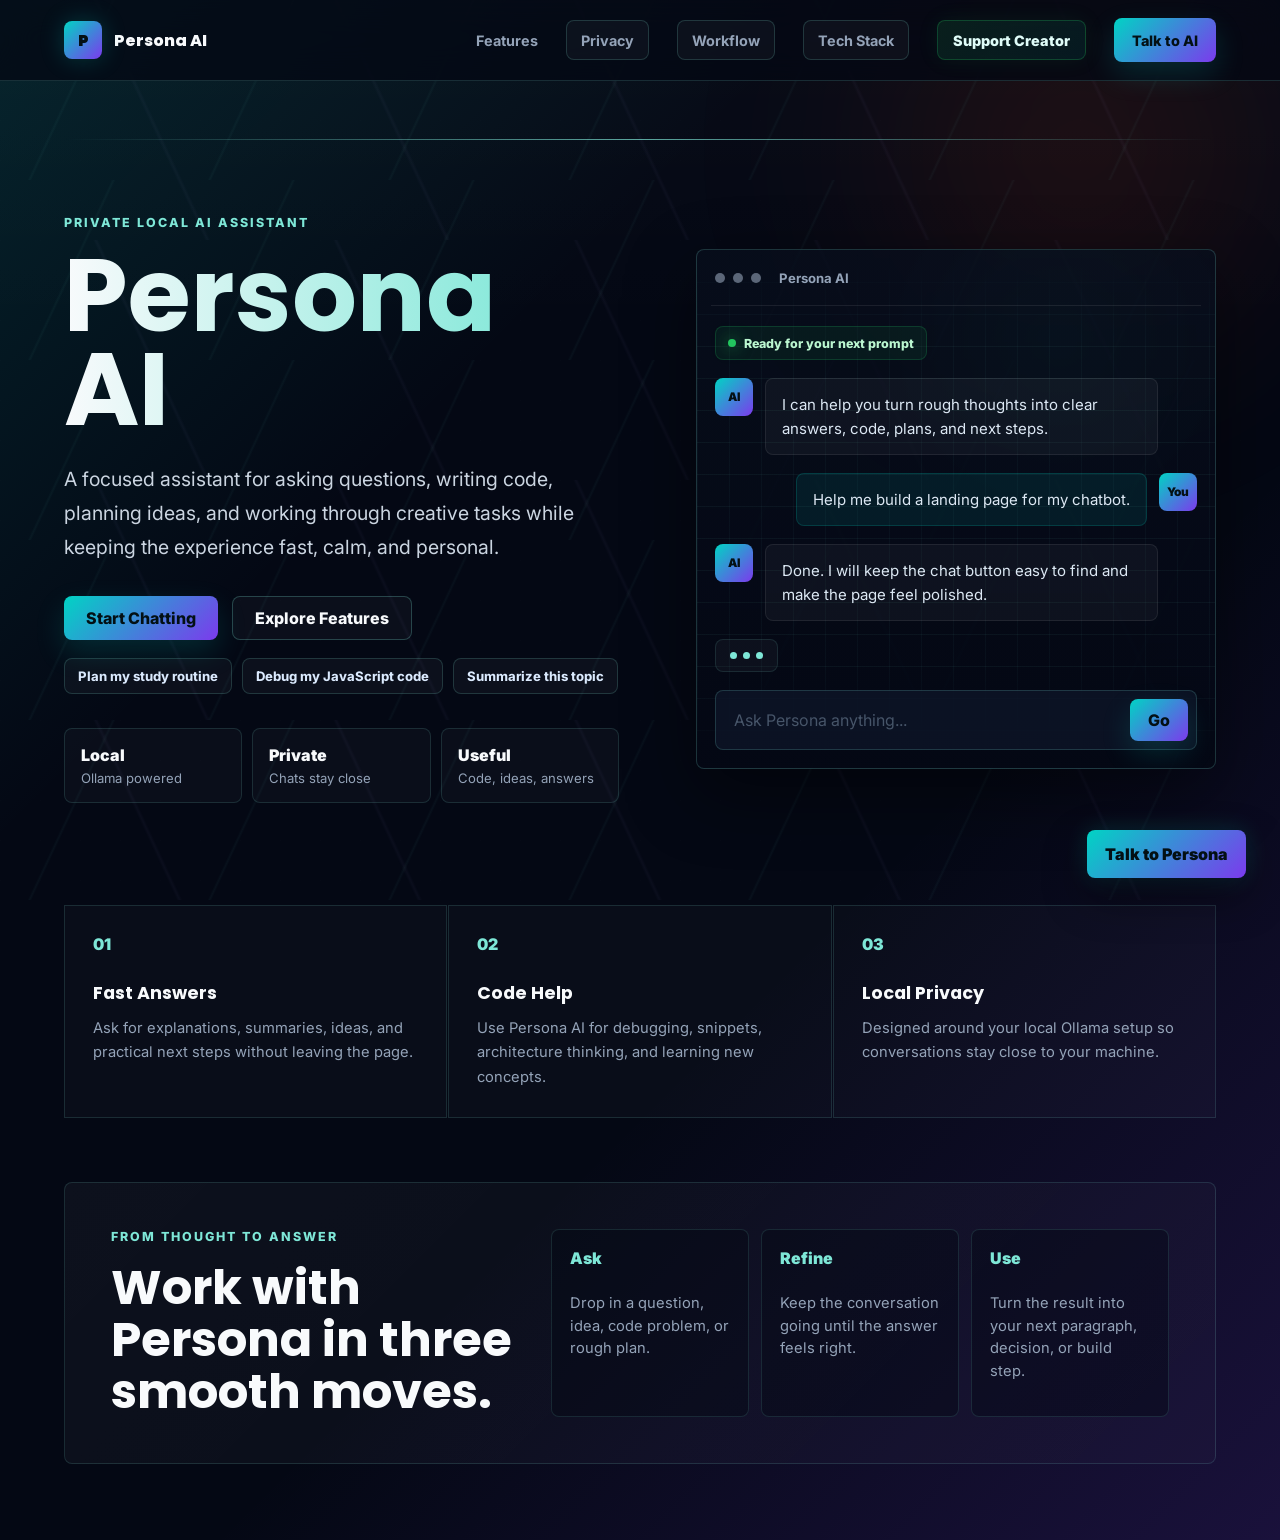
<file: index.html>
<!DOCTYPE html>
<html lang="en">

<head>
  <meta charset="UTF-8" />
  <meta name="viewport" content="width=device-width, initial-scale=1.0" />
  <meta name="description"
    content="Persona AI is a private local assistant for fast answers, coding help, planning, and creative work." />
  <title>Persona AI - Private Local Assistant</title>
  <link rel="stylesheet" href="style.css" />
</head>

<body class="landing-page">
  <div id="landing-app">
    <header class="site-header">
      <a class="site-brand" href="index.html" aria-label="Persona AI home">
        <span class="brand-mark">P</span>
        <span>Persona AI</span>
      </a>

      <nav class="site-nav" aria-label="Primary navigation">
        <a href="#features">Features</a>
        <a class="stack-nav-link" href="privacy.html">Privacy</a>
        <a class="stack-nav-link" href="workflow.html">Workflow</a>
        <a class="stack-nav-link" href="tech-stack.html">Tech Stack</a>
        <button class="support-button" type="button">Support Creator</button>
        <a class="nav-chat-button" href="chat.html">Talk to AI</a>
      </nav>
    </header>

    <main>
      <div class="motion-field" aria-hidden="true">
        <span></span>
        <span></span>
        <span></span>
        <span></span>
      </div>

      <section class="landing-hero">
        <div class="hero-copy">
          <p class="hero-kicker">Private local AI assistant</p>
          <h1>Persona AI</h1>
          <p class="hero-text">
            A focused assistant for asking questions, writing code, planning ideas, and working through creative tasks
            while keeping the experience fast, calm, and personal.
          </p>
          <div class="hero-actions">
            <a class="primary-cta chat-link" href="chat.html">Start Chatting</a>
            <a class="secondary-cta" href="#features">Explore Features</a>
          </div>
          <div class="prompt-ribbon" aria-label="Example prompts">
            <a href="chat.html?prompt=Plan%20my%20study%20routine" class="prompt-chip chat-link">Plan my study routine</a>
            <a href="chat.html?prompt=Debug%20my%20JavaScript%20code" class="prompt-chip chat-link">Debug my JavaScript code</a>
            <a href="chat.html?prompt=Summarize%20this%20topic" class="prompt-chip chat-link">Summarize this topic</a>
          </div>
          <dl class="hero-stats" aria-label="Persona AI highlights">
            <div>
              <dt>Local</dt>
              <dd>Ollama powered</dd>
            </div>
            <div>
              <dt>Private</dt>
              <dd>Chats stay close</dd>
            </div>
            <div>
              <dt>Useful</dt>
              <dd>Code, ideas, answers</dd>
            </div>
          </dl>
        </div>

        <div class="ai-product-preview" aria-label="Persona AI chat preview">
          <div class="preview-toolbar">
            <span></span>
            <span></span>
            <span></span>
            <strong>Persona AI</strong>
          </div>
          <div class="preview-status">
            <span class="status-dot"></span>
            <span>Ready for your next prompt</span>
          </div>
          <div class="preview-message assistant-preview">
            <span class="preview-avatar">AI</span>
            <p>I can help you turn rough thoughts into clear answers, code, plans, and next steps.</p>
          </div>
          <div class="preview-message user-preview">
            <p>Help me build a landing page for my chatbot.</p>
            <span class="preview-avatar">You</span>
          </div>
          <div class="preview-message assistant-preview">
            <span class="preview-avatar">AI</span>
            <p>Done. I will keep the chat button easy to find and make the page feel polished.</p>
          </div>
          <div class="typing-preview" aria-hidden="true">
            <span></span>
            <span></span>
            <span></span>
          </div>
          <div class="preview-input">
            <span>Ask Persona anything...</span>
            <a class="chat-link" href="chat.html" aria-label="Open Persona AI chat">Go</a>
          </div>
        </div>
      </section>

      <section class="landing-strip" id="features" aria-label="Persona AI features">
        <article>
          <span class="feature-index">01</span>
          <h2>Fast Answers</h2>
          <p>Ask for explanations, summaries, ideas, and practical next steps without leaving the page.</p>
        </article>
        <article>
          <span class="feature-index">02</span>
          <h2>Code Help</h2>
          <p>Use Persona AI for debugging, snippets, architecture thinking, and learning new concepts.</p>
        </article>
        <article id="privacy">
          <span class="feature-index">03</span>
          <h2>Local Privacy</h2>
          <p>Designed around your local Ollama setup so conversations stay close to your machine.</p>
        </article>
      </section>

      <section class="workflow-band" id="workflow" aria-label="How Persona AI helps">
        <div class="workflow-copy">
          <p class="hero-kicker">From thought to answer</p>
          <h2>Work with Persona in three smooth moves.</h2>
        </div>
        <div class="workflow-steps">
          <article>
            <span>Ask</span>
            <p>Drop in a question, idea, code problem, or rough plan.</p>
          </article>
          <article>
            <span>Refine</span>
            <p>Keep the conversation going until the answer feels right.</p>
          </article>
          <article>
            <span>Use</span>
            <p>Turn the result into your next paragraph, decision, or build step.</p>
          </article>
        </div>
      </section>
    </main>
    <a class="floating-chat chat-link" href="chat.html">Talk to Persona</a>
  </div>
  <div class="page-transition" aria-hidden="true">
    <span>Opening Persona AI</span>
  </div>
  <script src="landing.js"></script>
</body>

</html>
</file>
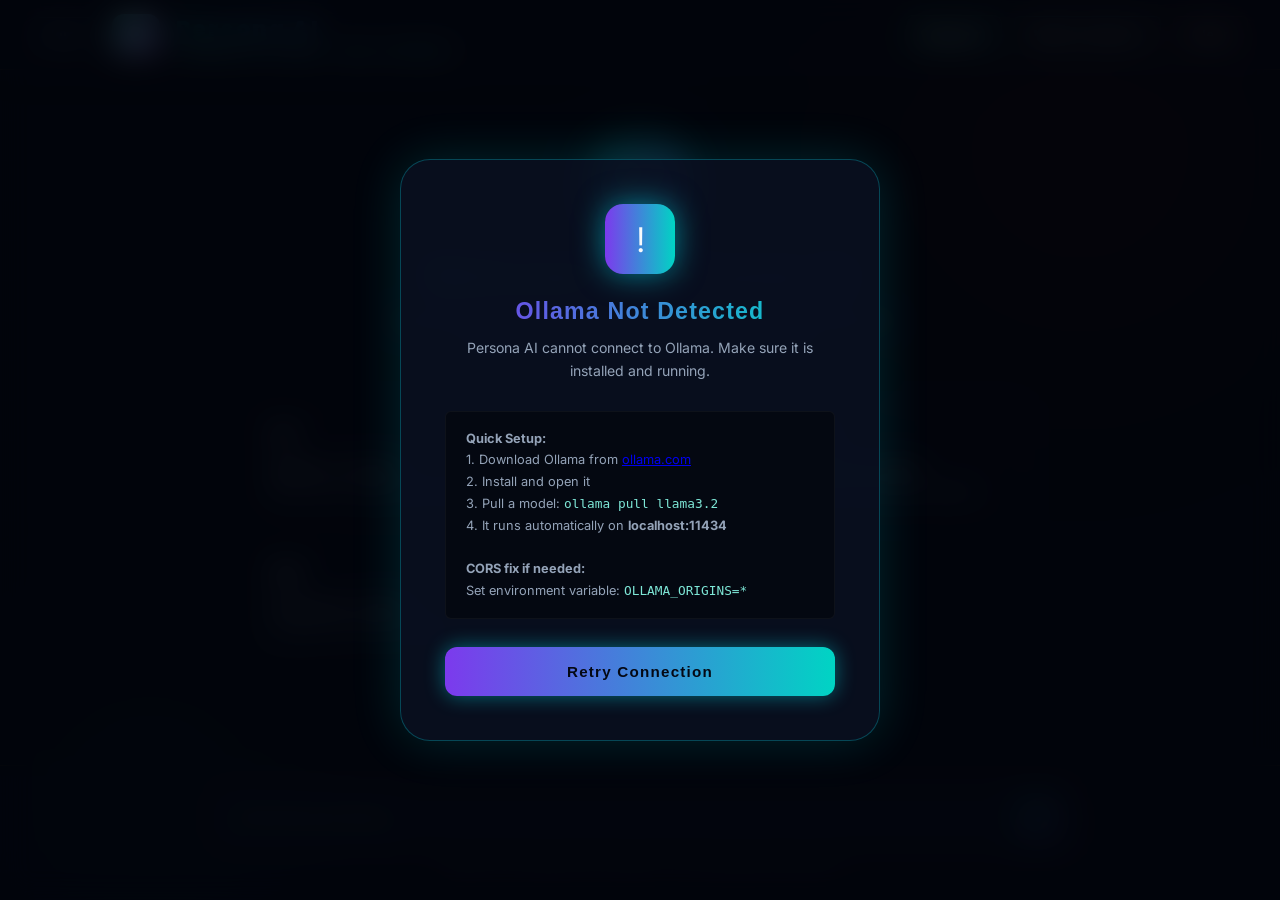
<file: chat.html>
<!DOCTYPE html>
<html lang="en">

<head>
  <meta charset="UTF-8" />
  <meta name="viewport" content="width=device-width, initial-scale=1.0" />
  <meta name="description"
    content="Talk with Persona AI, your private local assistant powered by Ollama." />
  <title>Persona AI - Chat</title>
  <link rel="stylesheet" href="style.css" />
</head>

<body class="chat-page">
  <div class="ambient-orb"></div>
  <div id="app">

    <header class="header" id="header">
      <div class="header-brand">
        <a class="back-home" href="index.html" title="Back to landing page">Home</a>
        <div class="header-logo">P</div>
        <div>
          <div class="header-title">Persona AI</div>
          <div class="header-subtitle">Powered by Ollama - Local & Private</div>
        </div>
      </div>
      <div class="header-actions">
        <button class="header-btn support-button" type="button" title="Support the creator">
          <span>Support</span>
        </button>
        <button class="header-btn" id="model-btn" title="Change model">
          Model <span id="current-model-label">llama3.2</span>
        </button>
        <button class="header-btn danger" id="clear-btn" title="Clear conversation">
          <span>Clear</span>
        </button>
      </div>
    </header>

    <main class="chat-container" id="chat-container">
      <div class="chat-messages" id="chat-messages">
        <div class="welcome-screen" id="welcome-screen">
          <div class="welcome-icon">P</div>
          <h1 class="welcome-title">Welcome to Persona AI</h1>
          <p class="welcome-desc">
            Your personal AI assistant running locally via Ollama.
            Fast, private, and useful for questions, coding, planning, and ideas.
          </p>
          <div class="welcome-suggestions">
            <div class="suggestion-card" data-prompt="Explain quantum computing in simple terms">
              <div class="icon">01</div>
              <div class="title">Explain a concept</div>
              <div class="desc">Break down complex topics simply</div>
            </div>
            <div class="suggestion-card" data-prompt="Write a Python function that sorts a list using merge sort">
              <div class="icon">02</div>
              <div class="title">Write some code</div>
              <div class="desc">Generate code in any language</div>
            </div>
            <div class="suggestion-card" data-prompt="Help me brainstorm creative names for a tech startup">
              <div class="icon">03</div>
              <div class="title">Brainstorm ideas</div>
              <div class="desc">Creative thinking and ideation</div>
            </div>
            <div class="suggestion-card" data-prompt="Summarize the key principles of effective communication">
              <div class="icon">04</div>
              <div class="title">Summarize content</div>
              <div class="desc">Condense info into key points</div>
            </div>
          </div>
        </div>
      </div>
    </main>

    <div class="input-area" id="input-area">
      <div class="input-wrapper">
        <textarea id="chat-input" placeholder="Ask Persona anything..." rows="1" autocomplete="off"></textarea>
        <button id="send-btn" title="Send message" disabled>
          Go
        </button>
      </div>
      <div class="input-footer">
        Persona AI runs locally on your machine - your conversations stay private
      </div>
    </div>

  </div>

  <div class="modal-overlay hidden" id="model-modal">
    <div class="modal">
      <div class="modal-icon">AI</div>
      <h2>Choose a Model</h2>
      <p>Select which Ollama model Persona AI should use. Make sure the model is already pulled locally.</p>
      <div class="modal-input-group">
        <label for="model-input">Model name</label>
        <input type="text" id="model-input" placeholder="e.g. llama3.2, mistral, phi3" />
      </div>
      <div class="modal-steps">
        <strong>Popular models:</strong><br />
        <strong>llama3.2</strong> - great all-rounder<br />
        <strong>mistral</strong> - fast and capable<br />
        <strong>phi3</strong> - compact and efficient<br />
        <strong>gemma2</strong> - balanced local model<br /><br />
        Pull a model: <code>ollama pull llama3.2</code>
      </div>
      <button class="modal-btn" id="model-save-btn">Save Model</button>
      <div class="modal-error" id="model-error">Please enter a model name.</div>
    </div>
  </div>

  <div class="modal-overlay hidden" id="connection-modal">
    <div class="modal">
      <div class="modal-icon">!</div>
      <h2>Ollama Not Detected</h2>
      <p>Persona AI cannot connect to Ollama. Make sure it is installed and running.</p>
      <div class="modal-steps">
        <strong>Quick Setup:</strong><br />
        1. Download Ollama from <a href="https://ollama.com" target="_blank">ollama.com</a><br />
        2. Install and open it<br />
        3. Pull a model: <code>ollama pull llama3.2</code><br />
        4. It runs automatically on <strong>localhost:11434</strong><br /><br />
        <strong>CORS fix if needed:</strong><br />
        Set environment variable: <code>OLLAMA_ORIGINS=*</code>
      </div>
      <button class="modal-btn" id="retry-connection-btn">Retry Connection</button>
    </div>
  </div>

  <div class="error-toast" id="error-toast"></div>

  <script src="app.js"></script>
  <script src="landing.js"></script>
</body>

</html>
</file>
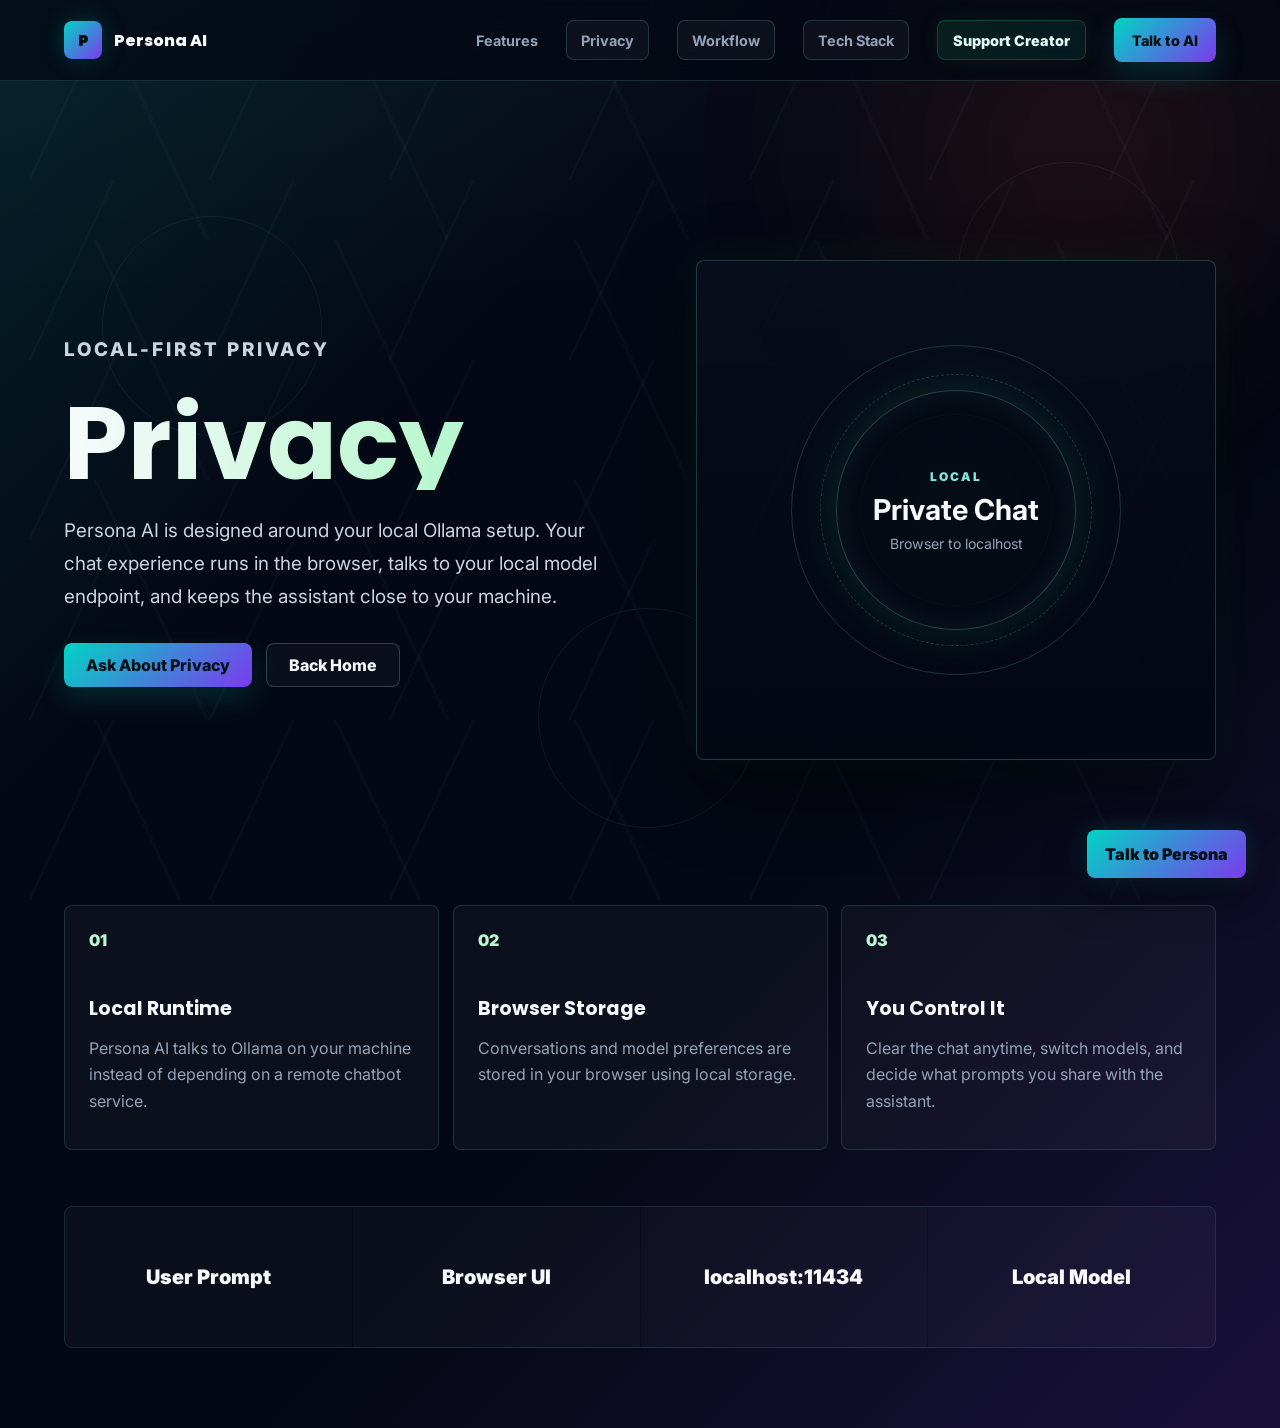
<file: privacy.html>
<!DOCTYPE html>
<html lang="en">

<head>
  <meta charset="UTF-8" />
  <meta name="viewport" content="width=device-width, initial-scale=1.0" />
  <meta name="description"
    content="Learn how Persona AI keeps chatbot conversations private by running with your local Ollama setup." />
  <title>Persona AI - Privacy</title>
  <link rel="stylesheet" href="style.css" />
</head>

<body class="landing-page stack-page privacy-page">
  <div id="landing-app">
    <header class="site-header">
      <a class="site-brand" href="index.html" aria-label="Persona AI home">
        <span class="brand-mark">P</span>
        <span>Persona AI</span>
      </a>

      <nav class="site-nav" aria-label="Primary navigation">
        <a href="index.html#features">Features</a>
        <a class="stack-nav-link" href="privacy.html">Privacy</a>
        <a class="stack-nav-link" href="workflow.html">Workflow</a>
        <a class="stack-nav-link" href="tech-stack.html">Tech Stack</a>
        <button class="support-button" type="button">Support Creator</button>
        <a class="nav-chat-button chat-link" href="chat.html">Talk to AI</a>
      </nav>
    </header>

    <main class="privacy-main">
      <div class="privacy-shield" aria-hidden="true">
        <span></span>
        <span></span>
        <span></span>
      </div>

      <section class="privacy-hero">
        <div class="privacy-hero-copy">
          <p class="hero-kicker">Local-first privacy</p>
          <h1>Privacy</h1>
          <p>
            Persona AI is designed around your local Ollama setup. Your chat experience runs in the browser, talks to
            your local model endpoint, and keeps the assistant close to your machine.
          </p>
          <div class="hero-actions">
            <a class="primary-cta chat-link" href="chat.html?prompt=Explain%20how%20Persona%20AI%20keeps%20my%20chat%20private">Ask About Privacy</a>
            <a class="secondary-cta" href="index.html">Back Home</a>
          </div>
        </div>

        <div class="privacy-vault" aria-label="Persona AI privacy preview">
          <div class="vault-ring"></div>
          <div class="vault-core">
            <span>Local</span>
            <strong>Private Chat</strong>
            <p>Browser to localhost</p>
          </div>
        </div>
      </section>

      <section class="privacy-principles" aria-label="Privacy principles">
        <article>
          <span>01</span>
          <h2>Local Runtime</h2>
          <p>Persona AI talks to Ollama on your machine instead of depending on a remote chatbot service.</p>
        </article>
        <article>
          <span>02</span>
          <h2>Browser Storage</h2>
          <p>Conversations and model preferences are stored in your browser using local storage.</p>
        </article>
        <article>
          <span>03</span>
          <h2>You Control It</h2>
          <p>Clear the chat anytime, switch models, and decide what prompts you share with the assistant.</p>
        </article>
      </section>

      <section class="privacy-route" aria-label="Privacy data route">
        <div>User Prompt</div>
        <div>Browser UI</div>
        <div>localhost:11434</div>
        <div>Local Model</div>
      </section>
    </main>
    <a class="floating-chat chat-link" href="chat.html">Talk to Persona</a>
  </div>
  <div class="page-transition" aria-hidden="true">
    <span>Opening Persona AI</span>
  </div>
  <script src="landing.js"></script>
</body>

</html>
</file>
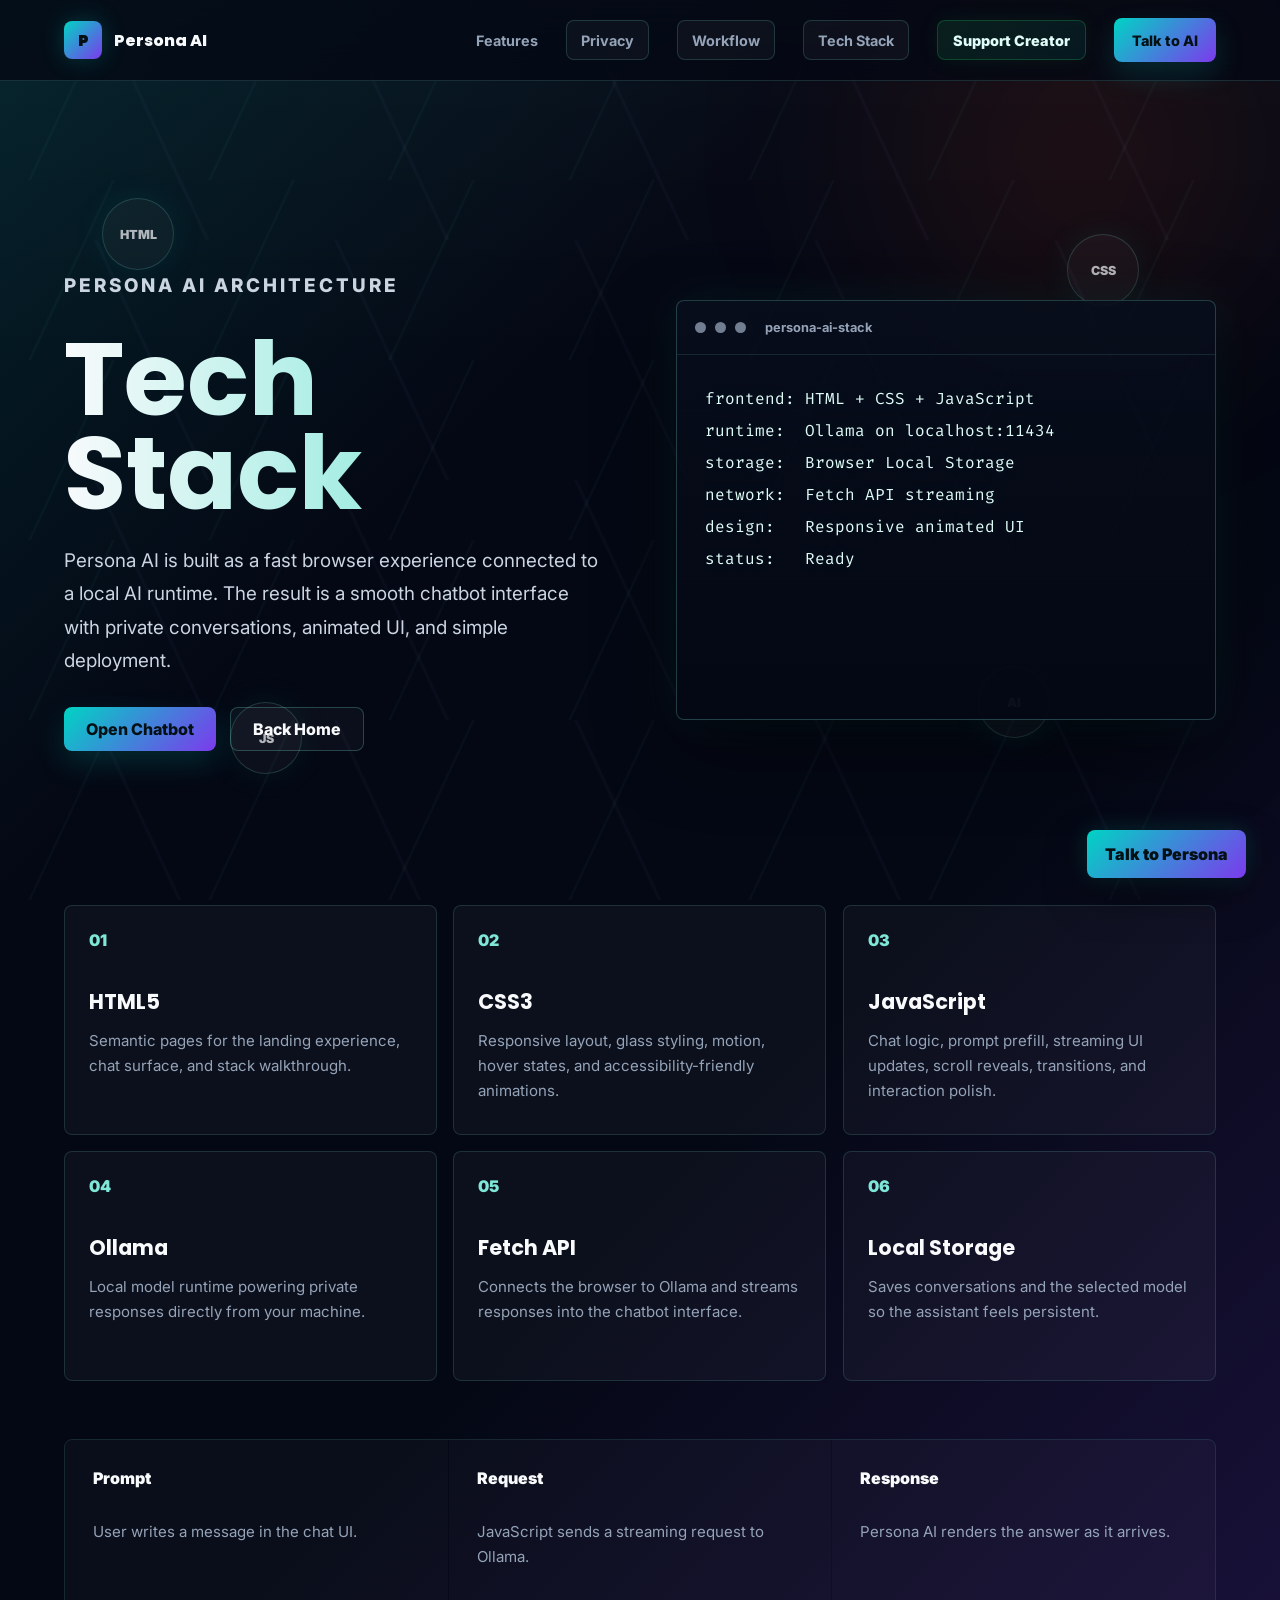
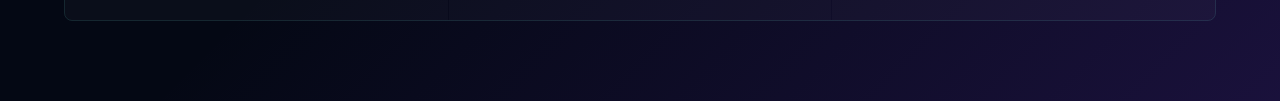
<file: tech-stack.html>
<!DOCTYPE html>
<html lang="en">

<head>
  <meta charset="UTF-8" />
  <meta name="viewport" content="width=device-width, initial-scale=1.0" />
  <meta name="description"
    content="Explore the technology stack behind Persona AI, a private local chatbot powered by web technologies and Ollama." />
  <title>Persona AI - Tech Stack</title>
  <link rel="stylesheet" href="style.css" />
</head>

<body class="landing-page stack-page">
  <div id="landing-app">
    <header class="site-header">
      <a class="site-brand" href="index.html" aria-label="Persona AI home">
        <span class="brand-mark">P</span>
        <span>Persona AI</span>
      </a>

      <nav class="site-nav" aria-label="Primary navigation">
        <a href="index.html#features">Features</a>
        <a class="stack-nav-link" href="privacy.html">Privacy</a>
        <a class="stack-nav-link" href="workflow.html">Workflow</a>
        <a class="stack-nav-link" href="tech-stack.html">Tech Stack</a>
        <button class="support-button" type="button">Support Creator</button>
        <a class="nav-chat-button chat-link" href="chat.html">Talk to AI</a>
      </nav>
    </header>

    <main class="stack-main">
      <div class="stack-orbit" aria-hidden="true">
        <span>HTML</span>
        <span>CSS</span>
        <span>JS</span>
        <span>AI</span>
      </div>

      <section class="stack-hero">
        <div class="stack-hero-copy">
          <p class="hero-kicker">Persona AI architecture</p>
          <h1>Tech Stack</h1>
          <p>
            Persona AI is built as a fast browser experience connected to a local AI runtime. The result is a smooth
            chatbot interface with private conversations, animated UI, and simple deployment.
          </p>
          <div class="hero-actions">
            <a class="primary-cta chat-link" href="chat.html">Open Chatbot</a>
            <a class="secondary-cta" href="index.html">Back Home</a>
          </div>
        </div>

        <div class="stack-terminal" aria-label="Persona AI stack terminal preview">
          <div class="terminal-top">
            <span></span>
            <span></span>
            <span></span>
            <strong>persona-ai-stack</strong>
          </div>
          <pre><code>frontend: HTML + CSS + JavaScript
runtime:  Ollama on localhost:11434
storage:  Browser Local Storage
network:  Fetch API streaming
design:   Responsive animated UI
status:   Ready</code></pre>
        </div>
      </section>

      <section class="stack-showcase" aria-label="Persona AI stack cards">
        <article>
          <span class="stack-number">01</span>
          <h2>HTML5</h2>
          <p>Semantic pages for the landing experience, chat surface, and stack walkthrough.</p>
        </article>
        <article>
          <span class="stack-number">02</span>
          <h2>CSS3</h2>
          <p>Responsive layout, glass styling, motion, hover states, and accessibility-friendly animations.</p>
        </article>
        <article>
          <span class="stack-number">03</span>
          <h2>JavaScript</h2>
          <p>Chat logic, prompt prefill, streaming UI updates, scroll reveals, transitions, and interaction polish.</p>
        </article>
        <article>
          <span class="stack-number">04</span>
          <h2>Ollama</h2>
          <p>Local model runtime powering private responses directly from your machine.</p>
        </article>
        <article>
          <span class="stack-number">05</span>
          <h2>Fetch API</h2>
          <p>Connects the browser to Ollama and streams responses into the chatbot interface.</p>
        </article>
        <article>
          <span class="stack-number">06</span>
          <h2>Local Storage</h2>
          <p>Saves conversations and the selected model so the assistant feels persistent.</p>
        </article>
      </section>

      <section class="stack-flow" aria-label="How the stack works">
        <div>
          <span>Prompt</span>
          <p>User writes a message in the chat UI.</p>
        </div>
        <div>
          <span>Request</span>
          <p>JavaScript sends a streaming request to Ollama.</p>
        </div>
        <div>
          <span>Response</span>
          <p>Persona AI renders the answer as it arrives.</p>
        </div>
      </section>
    </main>
    <a class="floating-chat chat-link" href="chat.html">Talk to Persona</a>
  </div>
  <div class="page-transition" aria-hidden="true">
    <span>Opening Persona AI</span>
  </div>
  <script src="landing.js"></script>
</body>

</html>
</file>
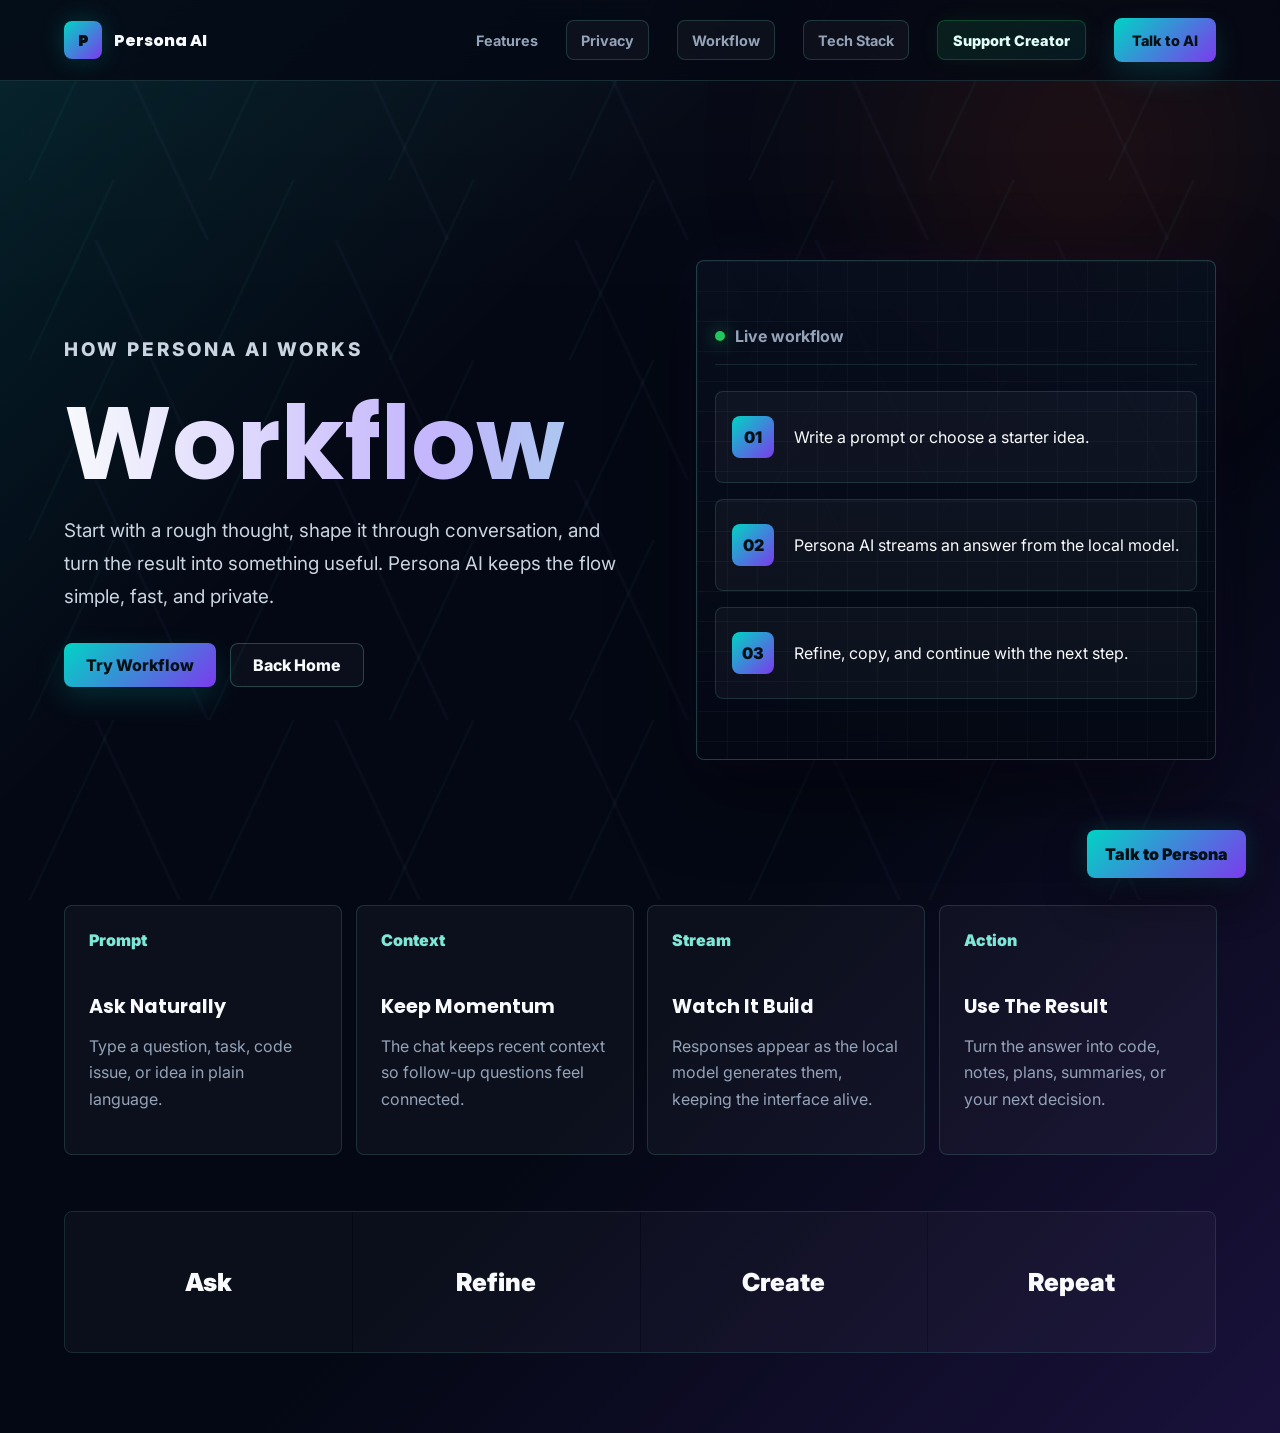
<file: workflow.html>
<!DOCTYPE html>
<html lang="en">

<head>
  <meta charset="UTF-8" />
  <meta name="viewport" content="width=device-width, initial-scale=1.0" />
  <meta name="description"
    content="Explore the Persona AI workflow from prompt to private local response." />
  <title>Persona AI - Workflow</title>
  <link rel="stylesheet" href="style.css" />
</head>

<body class="landing-page stack-page workflow-page">
  <div id="landing-app">
    <header class="site-header">
      <a class="site-brand" href="index.html" aria-label="Persona AI home">
        <span class="brand-mark">P</span>
        <span>Persona AI</span>
      </a>

      <nav class="site-nav" aria-label="Primary navigation">
        <a href="index.html#features">Features</a>
        <a class="stack-nav-link" href="privacy.html">Privacy</a>
        <a class="stack-nav-link" href="workflow.html">Workflow</a>
        <a class="stack-nav-link" href="tech-stack.html">Tech Stack</a>
        <button class="support-button" type="button">Support Creator</button>
        <a class="nav-chat-button chat-link" href="chat.html">Talk to AI</a>
      </nav>
    </header>

    <main class="workflow-main">
      <div class="motion-field" aria-hidden="true">
        <span></span>
        <span></span>
        <span></span>
        <span></span>
      </div>

      <section class="workflow-hero-page">
        <div class="workflow-hero-copy">
          <p class="hero-kicker">How Persona AI works</p>
          <h1>Workflow</h1>
          <p>
            Start with a rough thought, shape it through conversation, and turn the result into something useful. Persona
            AI keeps the flow simple, fast, and private.
          </p>
          <div class="hero-actions">
            <a class="primary-cta chat-link" href="chat.html?prompt=Help%20me%20plan%20my%20next%20task">Try Workflow</a>
            <a class="secondary-cta" href="index.html">Back Home</a>
          </div>
        </div>

        <div class="workflow-device" aria-label="Persona AI workflow preview">
          <div class="workflow-device-top">
            <span></span>
            <strong>Live workflow</strong>
          </div>
          <div class="workflow-live-step active">
            <span>01</span>
            <p>Write a prompt or choose a starter idea.</p>
          </div>
          <div class="workflow-live-step">
            <span>02</span>
            <p>Persona AI streams an answer from the local model.</p>
          </div>
          <div class="workflow-live-step">
            <span>03</span>
            <p>Refine, copy, and continue with the next step.</p>
          </div>
        </div>
      </section>

      <section class="workflow-timeline" aria-label="Persona AI workflow timeline">
        <article>
          <span>Prompt</span>
          <h2>Ask Naturally</h2>
          <p>Type a question, task, code issue, or idea in plain language.</p>
        </article>
        <article>
          <span>Context</span>
          <h2>Keep Momentum</h2>
          <p>The chat keeps recent context so follow-up questions feel connected.</p>
        </article>
        <article>
          <span>Stream</span>
          <h2>Watch It Build</h2>
          <p>Responses appear as the local model generates them, keeping the interface alive.</p>
        </article>
        <article>
          <span>Action</span>
          <h2>Use The Result</h2>
          <p>Turn the answer into code, notes, plans, summaries, or your next decision.</p>
        </article>
      </section>

      <section class="workflow-loop" aria-label="Workflow loop">
        <div>Ask</div>
        <div>Refine</div>
        <div>Create</div>
        <div>Repeat</div>
      </section>
    </main>
    <a class="floating-chat chat-link" href="chat.html">Talk to Persona</a>
  </div>
  <div class="page-transition" aria-hidden="true">
    <span>Opening Persona AI</span>
  </div>
  <script src="landing.js"></script>
</body>

</html>
</file>
<file: style.css>
@import url('https://fonts.googleapis.com/css2?family=Inter:wght@300;400;600;700&family=Poppins:wght@400;600&family=Fira+Code:wght@400;600&display=swap');

:root {
    --bg-primary: #040814;
  --bg-secondary: rgba(8, 14, 28, 0.7);
  --bg-tertiary: rgba(15, 23, 42, 0.45);
  --bg-glass: rgba(10, 17, 32, 0.45);
  
    --bg-glass-border: rgba(245, 158, 11, 0.15);
  --bg-glass-border-hover: rgba(245, 158, 11, 0.35);

    --accent-primary: #00d4c4;
  --accent-secondary: #7c3aed;
  --accent-cyan: #7ee7d7;
  --accent-glow: rgba(0, 212, 196, 0.12);
  --accent-glow-strong: rgba(124, 58, 237, 0.18);
  --gradient-phoenix: linear-gradient(135deg, #00d4c4, #7c3aed);
  --gradient-phoenix-soft: linear-gradient(135deg, rgba(0, 212, 196, 0.12), rgba(124, 58, 237, 0.06));
  --gradient-cyber: linear-gradient(90deg, #7c3aed, #00d4c4);

    --text-primary: #f8fafc;
  --text-secondary: #94a3b8;
  --text-tertiary: #475569;
  --text-accent: #7ee7d7;

    --radius-sm: 6px;
  --radius-md: 12px;
  --radius-lg: 18px;
  --radius-xl: 30px;
  --radius-full: 9999px;

    --shadow-sm: 0 2px 8px rgba(0, 0, 0, 0.5);
  --shadow-md: 0 8px 24px rgba(0, 0, 0, 0.6);
  --shadow-lg: 0 16px 40px rgba(0, 0, 0, 0.8);
  --shadow-glow: 0 0 15px rgba(255, 123, 0, 0.25), inset 0 0 15px rgba(255, 123, 0, 0.05);
  --shadow-glow-cyan: 0 0 15px rgba(0, 240, 255, 0.25);

    --transition-fast: 150ms cubic-bezier(0.16, 1, 0.3, 1);
  --transition-base: 300ms cubic-bezier(0.16, 1, 0.3, 1);
  --transition-slow: 600ms cubic-bezier(0.16, 1, 0.3, 1);

    --header-height: 70px;
  --max-chat-width: 860px;
}

*,
*::before,
*::after {
  margin: 0;
  padding: 0;
  box-sizing: border-box;
}

html {
  font-size: 16px;
  -webkit-font-smoothing: antialiased;
  -moz-osx-font-smoothing: grayscale;
}

body {
  font-family: 'Inter', 'Poppins', -apple-system, sans-serif;
  background: var(--bg-primary);
  color: var(--text-primary);
  min-height: 100vh;
  overflow: hidden;
  position: relative;
}

body::before {
  content: '';
  position: fixed;
  inset: 0;
  background: 
    linear-gradient(rgba(255, 255, 255, 0.007) 1px, transparent 1px),
    linear-gradient(90deg, rgba(255, 255, 255, 0.007) 1px, transparent 1px);
  background-size: 40px 40px;
  pointer-events: none;
  z-index: 0;
}

body::after {
  content: '';
  position: fixed;
  width: 600px;
  height: 600px;
  background: radial-gradient(circle, rgba(255, 60, 0, 0.12) 0%, transparent 70%);
  top: -150px;
  right: -100px;
  filter: blur(80px);
  pointer-events: none;
  z-index: 0;
  animation: hologram-float 25s ease-in-out infinite alternate;
}

.ambient-orb {
  position: fixed;
  width: 500px;
  height: 500px;
  background: radial-gradient(circle, rgba(0, 240, 255, 0.06) 0%, transparent 70%);
  bottom: -150px;
  left: -100px;
  filter: blur(80px);
  pointer-events: none;
  z-index: 0;
  animation: hologram-float 30s ease-in-out infinite alternate-reverse;
}

@keyframes hologram-float {
  0% { transform: translate(0, 0) scale(1); }
  50% { transform: translate(40px, -60px) scale(1.1); }
  100% { transform: translate(-20px, 40px) scale(0.9); }
}

::-webkit-scrollbar {
  width: 5px;
}

::-webkit-scrollbar-track {
  background: transparent;
}

::-webkit-scrollbar-thumb {
  background: rgba(255, 123, 0, 0.2);
  border-radius: var(--radius-full);
}

::-webkit-scrollbar-thumb:hover {
  background: var(--accent-primary);
  box-shadow: 0 0 10px var(--accent-primary);
}

#app {
  display: flex;
  flex-direction: column;
  height: 100vh;
  position: relative;
  z-index: 1;
}

.header {
  height: var(--header-height);
  display: flex;
  align-items: center;
  justify-content: space-between;
  padding: 0 32px;
  background: var(--bg-glass);
  backdrop-filter: blur(25px);
  -webkit-backdrop-filter: blur(25px);
  border-bottom: 1px solid var(--bg-glass-border);
  box-shadow: 0 4px 30px rgba(0, 0, 0, 0.2);
  flex-shrink: 0;
  z-index: 10;
}

.header-brand {
  display: flex;
  align-items: center;
  gap: 16px;
}

.header-logo {
  width: 48px;
  height: 42px;
  border-radius: var(--radius-md);
  background: var(--gradient-phoenix);
  display: flex;
  align-items: center;
  justify-content: center;
  font-size: 22px;
  box-shadow: var(--shadow-glow);
  position: relative;
  overflow: hidden;
}

.header-logo::after {
  content: '';
  position: absolute;
  top: -50%;
  left: -50%;
  width: 200%;
  height: 200%;
  background: linear-gradient(45deg, transparent, rgba(255, 255, 255, 0.3), transparent);
  transform: rotate(45deg);
  animation: shine 4s infinite;
}

@keyframes shine {
  0% { transform: translate(-100%, -100%) rotate(45deg); }
  100% { transform: translate(100%, 100%) rotate(45deg); }
}

.header-title {
  font-family: 'Poppins', 'Orbitron', sans-serif;
  font-size: 1.35rem;
  font-weight: 900;
  letter-spacing: 0.1em;
  background: var(--gradient-phoenix);
  -webkit-background-clip: text;
  -webkit-text-fill-color: transparent;
  background-clip: text;
}

.header-subtitle {
  font-family: 'Orbitron', sans-serif;
  font-size: 0.65rem;
  color: var(--accent-cyan);
  font-weight: 700;
  letter-spacing: 0.15em;
  text-transform: uppercase;
  margin-top: 2px;
  text-shadow: 0 0 8px rgba(0, 240, 255, 0.4);
}

.header-actions {
  display: flex;
  align-items: center;
  gap: 12px;
}

.header-btn {
  background: rgba(255, 123, 0, 0.05);
  border: 1px solid var(--bg-glass-border);
  color: var(--text-primary);
  padding: 10px 18px;
  border-radius: var(--radius-sm);
  font-size: 0.8rem;
  font-family: 'Orbitron', sans-serif;
  font-weight: 700;
  letter-spacing: 0.08em;
  cursor: pointer;
  transition: all var(--transition-fast);
  display: flex;
  align-items: center;
  gap: 8px;
  backdrop-filter: blur(10px);
}

.header-btn:hover {
  background: rgba(255, 123, 0, 0.15);
  border-color: var(--accent-primary);
  box-shadow: 0 0 15px rgba(255, 123, 0, 0.2);
  transform: translateY(-1px);
}

.header-btn#model-btn {
  border-color: rgba(0, 240, 255, 0.3);
  color: #c0f9ff;
}

.header-btn#model-btn:hover {
  border-color: var(--accent-cyan);
  background: rgba(0, 240, 255, 0.1);
  box-shadow: 0 0 15px rgba(0, 240, 255, 0.25);
}

.header-btn.danger {
  border-color: rgba(239, 68, 68, 0.3);
}

.header-btn.danger:hover {
  background: var(--error-bg);
  border-color: var(--error);
  color: var(--error);
  box-shadow: 0 0 15px rgba(239, 68, 68, 0.25);
}

.chat-container {
  flex: 1;
  overflow-y: auto;
  padding: 32px 24px;
  scroll-behavior: smooth;
}

.chat-messages {
  max-width: var(--max-chat-width);
  margin: 0 auto;
  display: flex;
  flex-direction: column;
  gap: 16px;
}

.welcome-screen {
  display: flex;
  flex-direction: column;
  align-items: center;
  justify-content: center;
  padding: 40px 24px;
  text-align: center;
  animation: fade-in-up 0.8s var(--transition-slow) both;
}

.welcome-icon {
  width: 90px;
  height: 90px;
  border-radius: var(--radius-xl);
  background: var(--gradient-phoenix);
  display: flex;
  align-items: center;
  justify-content: center;
  font-size: 45px;
  margin-bottom: 24px;
  box-shadow: 0 0 35px var(--accent-primary);
  border: 1px solid rgba(255, 255, 255, 0.2);
}

.message-body {
  display: flex;
  flex-direction: column;
  gap: 8px;
}

.message-meta {
  display: flex;
  align-items: center;
  justify-content: space-between;
  gap: 8px;
}

.msg-time {
  font-size: 0.72rem;
  color: var(--text-tertiary);
  font-family: 'Inter', sans-serif;
}

.message-actions {
  display: flex;
  gap: 8px;
  opacity: 0;
  transform: translateY(4px);
  transition: all 180ms ease;
}

.message:hover .message-actions {
  opacity: 1;
  transform: translateY(0);
}

.action-btn {
  background: transparent;
  border: 1px solid rgba(255,255,255,0.04);
  color: var(--text-primary);
  padding: 6px 8px;
  border-radius: 8px;
  cursor: pointer;
  font-size: 0.9rem;
}

.reaction-badge {
  display: inline-block;
  margin-left: 8px;
  font-size: 0.95rem;
  vertical-align: middle;
}

#send-btn.enabled {
  animation: send-pulse 1.5s infinite;
}

@keyframes send-pulse {
  0% { box-shadow: 0 0 12px rgba(0,212,196,0.18); transform: translateY(0) scale(1); }
  50% { box-shadow: 0 0 28px rgba(124,58,237,0.22); transform: translateY(-2px) scale(1.03); }
  100% { box-shadow: 0 0 12px rgba(0,212,196,0.18); transform: translateY(0) scale(1); }
}

.message { transition: transform 180ms ease, box-shadow 180ms ease; }
.message:hover { transform: translateY(-4px); box-shadow: 0 12px 30px rgba(124,58,237,0.06); }

.suggestion-card { transition: transform 260ms var(--transition-fast), box-shadow 260ms var(--transition-fast); }
.suggestion-card:hover { transform: translateY(-8px) rotate(-0.5deg); box-shadow: 0 18px 40px rgba(0,212,196,0.06); }

.toast-success { background: rgba(0,212,196,0.12) !important; color: var(--accent-primary) !important; border-color: rgba(0,212,196,0.18) !important; }

.welcome-title {
  font-family: 'Orbitron', sans-serif;
  font-size: 2.2rem;
  font-weight: 900;
  letter-spacing: 0.05em;
  margin-bottom: 12px;
  background: var(--gradient-phoenix);
  -webkit-background-clip: text;
  -webkit-text-fill-color: transparent;
  background-clip: text;
}

.welcome-desc {
  font-size: 0.95rem;
  color: var(--text-secondary);
  max-width: 520px;
  line-height: 1.7;
  margin-bottom: 40px;
}

.welcome-suggestions {
  display: grid;
  grid-template-columns: repeat(auto-fit, minmax(240px, 1fr));
  gap: 16px;
  max-width: 780px;
  width: 100%;
}

.suggestion-card {
  background: rgba(10, 18, 36, 0.4);
  backdrop-filter: blur(15px);
  -webkit-backdrop-filter: blur(15px);
  border: 1px solid var(--bg-glass-border);
  border-radius: var(--radius-md);
  padding: 20px;
  cursor: pointer;
  transition: all var(--transition-base);
  text-align: left;
}

.suggestion-card:hover {
  background: rgba(255, 123, 0, 0.04);
  border-color: var(--accent-primary);
  transform: translateY(-3px) scale(1.02);
  box-shadow: 0 10px 25px rgba(255, 123, 0, 0.15);
}

.suggestion-card .icon {
  font-size: 1.5rem;
  margin-bottom: 12px;
}

.suggestion-card .title {
  font-family: 'Orbitron', sans-serif;
  font-size: 0.85rem;
  font-weight: 700;
  color: var(--text-primary);
  letter-spacing: 0.05em;
  margin-bottom: 6px;
}

.suggestion-card .desc {
  font-size: 0.78rem;
  color: var(--text-secondary);
  line-height: 1.5;
}

.message {
  display: flex;
  gap: 16px;
  max-width: 85%;
  animation: message-in 0.4s var(--transition-base) both;
}

.message.user {
  align-self: flex-end;
  flex-direction: row-reverse;
}

.message.assistant {
  align-self: flex-start;
}

@keyframes message-in {
  from {
    opacity: 0;
    transform: translateY(20px) scale(0.96);
  }
  to {
    opacity: 1;
    transform: translateY(0) scale(1);
  }
}

.message-avatar {
  width: 38px;
  height: 38px;
  border-radius: var(--radius-sm);
  display: flex;
  align-items: center;
  justify-content: center;
  font-size: 18px;
  flex-shrink: 0;
  box-shadow: var(--shadow-sm);
}

.message.user .message-avatar {
  background: rgba(0, 240, 255, 0.1);
  border: 1px solid rgba(0, 240, 255, 0.3);
  box-shadow: var(--shadow-glow-cyan);
}

.message.assistant .message-avatar {
  background: rgba(255, 123, 0, 0.1);
  border: 1px solid rgba(255, 123, 0, 0.3);
  box-shadow: var(--shadow-glow);
}

.message-content {
  padding: 16px 20px;
  border-radius: var(--radius-lg);
  line-height: 1.7;
  font-size: 0.92rem;
  backdrop-filter: blur(20px);
  -webkit-backdrop-filter: blur(20px);
}

.message.user .message-content {
  background: rgba(0, 240, 255, 0.05);
  border: 1px solid rgba(0, 240, 255, 0.25);
  border-top-right-radius: 2px;
  color: var(--text-primary);
  box-shadow: inset 0 0 10px rgba(0, 240, 255, 0.02);
}

.message.assistant .message-content {
  background: rgba(10, 18, 36, 0.55);
  border: 1px solid var(--bg-glass-border);
  border-top-left-radius: 2px;
  color: var(--text-primary);
  box-shadow: inset 0 0 10px rgba(255, 123, 0, 0.02);
}

.message.assistant.streaming .message-content {
  border-color: rgba(255, 123, 0, 0.4);
  box-shadow: 0 0 15px rgba(255, 123, 0, 0.1);
}

.message-content p {
  margin-bottom: 12px;
}

.message-content p:last-child {
  margin-bottom: 0;
}

.message-content strong {
  color: var(--text-accent);
  font-weight: 700;
}

.message-content em {
  color: var(--accent-cyan);
  font-style: italic;
}

.message-content code {
  font-family: 'JetBrains Mono', monospace;
  background: rgba(0, 0, 0, 0.4);
  border: 1px solid rgba(255, 255, 255, 0.08);
  padding: 3px 7px;
  border-radius: 4px;
  font-size: 0.85em;
  color: #ff9100;
}

.message-content pre {
  background: rgba(5, 8, 16, 0.7);
  border: 1px solid rgba(255, 255, 255, 0.07);
  border-radius: var(--radius-md);
  padding: 16px 20px;
  margin: 14px 0;
  overflow-x: auto;
  font-size: 0.85rem;
}

.message-content pre code {
  background: none;
  border: none;
  padding: 0;
  color: var(--text-primary);
}

.message-content ul,
.message-content ol {
  padding-left: 24px;
  margin: 12px 0;
}

.message-content li {
  margin-bottom: 6px;
}

.message-content a {
  color: var(--accent-cyan);
  text-decoration: none;
  border-bottom: 1px dashed var(--accent-cyan);
}

.message-content a:hover {
  color: var(--text-primary);
  border-bottom-style: solid;
}

.typing-indicator {
  display: flex;
  gap: 16px;
  align-self: flex-start;
  max-width: 85%;
  animation: message-in 0.4s var(--transition-base) both;
}

.typing-indicator .message-avatar {
  background: rgba(255, 123, 0, 0.1);
  border: 1px solid rgba(255, 123, 0, 0.3);
  box-shadow: var(--shadow-glow);
}

.typing-bubble {
  display: flex;
  align-items: center;
  gap: 6px;
  padding: 16px 24px;
  background: rgba(10, 18, 36, 0.55);
  border: 1px solid var(--bg-glass-border);
  border-radius: var(--radius-lg);
  border-top-left-radius: 2px;
}

.typing-dot {
  width: 8px;
  height: 8px;
  border-radius: 50%;
  background: var(--accent-primary);
  box-shadow: 0 0 8px var(--accent-primary);
  animation: typing-bounce 1.4s ease-in-out infinite;
}

.typing-dot:nth-child(2) {
  animation-delay: 0.15s;
}

.typing-dot:nth-child(3) {
  animation-delay: 0.3s;
}

@keyframes typing-bounce {
  0%, 60%, 100% { transform: translateY(0); opacity: 0.4; }
  30% { transform: translateY(-10px); opacity: 1; }
}

.input-area {
  padding: 20px 32px 28px;
  background: var(--bg-glass);
  backdrop-filter: blur(25px);
  -webkit-backdrop-filter: blur(25px);
  border-top: 1px solid var(--bg-glass-border);
  flex-shrink: 0;
  z-index: 10;
}

.input-wrapper {
  max-width: var(--max-chat-width);
  margin: 0 auto;
  display: flex;
  align-items: flex-end;
  gap: 16px;
  background: rgba(15, 23, 42, 0.6);
  border: 1px solid var(--bg-glass-border);
  border-radius: var(--radius-lg);
  padding: 8px 8px 8px 24px;
  transition: all var(--transition-base);
}

.input-wrapper:focus-within {
  border-color: rgba(255, 123, 0, 0.5);
  box-shadow: 0 0 20px rgba(255, 123, 0, 0.15), inset 0 0 10px rgba(255, 123, 0, 0.05);
}

#chat-input {
  flex: 1;
  background: none;
  border: none;
  outline: none;
  color: var(--text-primary);
  font-family: inherit;
  font-size: 0.95rem;
  padding: 12px 0;
  resize: none;
  min-height: 24px;
  max-height: 150px;
  line-height: 1.5;
}

#chat-input::placeholder {
  color: var(--text-tertiary);
}

#send-btn {
  width: 46px;
  height: 46px;
  border-radius: var(--radius-md);
  background: var(--gradient-phoenix);
  border: none;
  color: #040814;
  font-size: 20px;
  cursor: pointer;
  display: flex;
  align-items: center;
  justify-content: center;
  flex-shrink: 0;
  transition: all var(--transition-fast);
  box-shadow: 0 0 15px rgba(255, 123, 0, 0.4);
}

#send-btn:hover {
  transform: scale(1.06);
  box-shadow: 0 0 25px rgba(255, 123, 0, 0.7);
}

#send-btn:active {
  transform: scale(0.94);
}

#send-btn:disabled {
  opacity: 0.25;
  cursor: not-allowed;
  transform: none;
  box-shadow: none;
}

.input-footer {
  max-width: var(--max-chat-width);
  margin: 10px auto 0;
  text-align: center;
  font-family: 'Orbitron', sans-serif;
  font-size: 0.62rem;
  font-weight: 500;
  letter-spacing: 0.1em;
  color: var(--text-tertiary);
}

.modal-overlay {
  position: fixed;
  inset: 0;
  background: rgba(2, 4, 10, 0.85);
  backdrop-filter: blur(15px);
  -webkit-backdrop-filter: blur(15px);
  display: flex;
  align-items: center;
  justify-content: center;
  z-index: 1000;
  animation: fade-in 0.3s ease both;
  padding: 24px;
}

.modal-overlay.hidden {
  display: none;
}

.modal {
  background: rgba(10, 18, 36, 0.8);
  border: 1px solid rgba(255, 123, 0, 0.25);
  border-radius: var(--radius-xl);
  padding: 44px;
  max-width: 480px;
  width: 100%;
  box-shadow: 0 0 50px rgba(255, 123, 0, 0.15), inset 0 0 20px rgba(255, 123, 0, 0.05);
  animation: fade-in-up 0.5s var(--transition-base) both;
}

.modal-icon {
  width: 70px;
  height: 70px;
  border-radius: var(--radius-lg);
  background: var(--gradient-phoenix);
  display: flex;
  align-items: center;
  justify-content: center;
  font-size: 34px;
  margin: 0 auto 24px;
  box-shadow: 0 0 30px var(--accent-primary);
}

.modal h2 {
  font-family: 'Orbitron', sans-serif;
  font-size: 1.45rem;
  font-weight: 900;
  letter-spacing: 0.05em;
  text-align: center;
  margin-bottom: 12px;
  background: var(--gradient-phoenix);
  -webkit-background-clip: text;
  -webkit-text-fill-color: transparent;
  background-clip: text;
}

.modal p {
  text-align: center;
  color: var(--text-secondary);
  font-size: 0.88rem;
  line-height: 1.6;
  margin-bottom: 28px;
}

.modal-input-group {
  margin-bottom: 20px;
}

.modal-input-group label {
  display: block;
  font-family: 'Orbitron', sans-serif;
  font-size: 0.75rem;
  font-weight: 700;
  letter-spacing: 0.05em;
  color: var(--text-secondary);
  margin-bottom: 10px;
}

.modal-input-group input {
  width: 100%;
  background: rgba(15, 23, 42, 0.6);
  border: 1px solid var(--bg-glass-border);
  border-radius: var(--radius-sm);
  padding: 14px 18px;
  color: var(--text-primary);
  font-family: 'JetBrains Mono', monospace;
  font-size: 0.9rem;
  outline: none;
  transition: all var(--transition-fast);
}

.modal-input-group input:focus {
  border-color: var(--accent-primary);
  box-shadow: 0 0 15px rgba(255, 123, 0, 0.2);
}

.modal-steps {
  background: rgba(0, 0, 0, 0.4);
  border: 1px solid rgba(255, 255, 255, 0.04);
  border-radius: var(--radius-sm);
  padding: 16px 20px;
  margin-bottom: 28px;
  font-size: 0.8rem;
  color: var(--text-secondary);
  line-height: 1.7;
}

.modal-steps code {
  color: var(--accent-cyan);
  font-family: 'JetBrains Mono', monospace;
}

.modal-btn {
  width: 100%;
  padding: 16px;
  border: none;
  border-radius: var(--radius-md);
  background: var(--gradient-phoenix);
  color: #040814;
  font-family: 'Orbitron', sans-serif;
  font-size: 0.95rem;
  font-weight: 900;
  letter-spacing: 0.08em;
  cursor: pointer;
  transition: all var(--transition-fast);
  box-shadow: 0 0 20px rgba(255, 123, 0, 0.4);
}

.modal-btn:hover {
  transform: translateY(-2px);
  box-shadow: 0 0 30px rgba(255, 123, 0, 0.7);
}

#connection-modal .modal {
  border-color: rgba(0, 240, 255, 0.25);
  box-shadow: 0 0 50px rgba(0, 240, 255, 0.15);
}

#connection-modal .modal-icon {
  background: var(--gradient-cyber);
  box-shadow: 0 0 30px rgba(0, 240, 255, 0.5);
}

#connection-modal h2 {
  background: var(--gradient-cyber);
  -webkit-background-clip: text;
  -webkit-text-fill-color: transparent;
}

#connection-modal .modal-btn {
  background: var(--gradient-cyber);
  box-shadow: 0 0 20px rgba(0, 240, 255, 0.4);
}

#connection-modal .modal-btn:hover {
  box-shadow: 0 0 30px rgba(0, 240, 255, 0.7);
}

.error-toast {
  position: fixed;
  bottom: 110px;
  left: 50%;
  transform: translateX(-50%) translateY(20px);
  background: rgba(239, 68, 68, 0.15);
  border: 1px solid rgba(239, 68, 68, 0.4);
  color: #ff8b8b;
  padding: 14px 24px;
  border-radius: var(--radius-md);
  font-family: 'Orbitron', sans-serif;
  font-size: 0.8rem;
  font-weight: 700;
  letter-spacing: 0.05em;
  z-index: 100;
  opacity: 0;
  pointer-events: none;
  transition: all var(--transition-base);
  backdrop-filter: blur(15px);
  -webkit-backdrop-filter: blur(15px);
  box-shadow: 0 0 20px rgba(239, 68, 68, 0.15);
}

.error-toast.visible {
  opacity: 1;
  transform: translateX(-50%) translateY(0);
  pointer-events: auto;
}

@media (max-width: 640px) {
  .header {
    height: auto;
    min-height: var(--header-height);
    align-items: flex-start;
    gap: 12px;
    padding: 14px 16px;
    flex-direction: column;
  }

  .header-subtitle {
    display: none;
  }

  .header-brand {
    width: 100%;
    gap: 10px;
  }

  .header-logo {
    width: 40px;
    height: 38px;
    font-size: 18px;
  }

  .header-title {
    font-size: 1rem;
  }

  .header-actions {
    width: 100%;
    display: grid;
    grid-template-columns: repeat(3, minmax(0, 1fr));
    gap: 8px;
  }

  .header-btn {
    min-width: 0;
    justify-content: center;
    padding: 9px 8px;
    font-size: 0.72rem;
    letter-spacing: 0;
    overflow: hidden;
  }

  .header-btn span,
  #current-model-label {
    overflow: hidden;
    text-overflow: ellipsis;
    white-space: nowrap;
  }

  .chat-container {
    padding: 16px 12px;
  }

  .message {
    max-width: 100%;
    gap: 10px;
  }

  .message-avatar {
    width: 32px;
    height: 32px;
    font-size: 14px;
  }

  .message-content {
    padding: 13px 14px;
    font-size: 0.86rem;
    overflow-wrap: anywhere;
  }

  .input-area {
    padding: 12px 12px 16px;
  }

  .input-wrapper {
    gap: 8px;
    padding: 7px 7px 7px 14px;
  }

  #send-btn {
    width: 42px;
    height: 42px;
    font-size: 0.8rem;
  }

  .modal {
    padding: 32px 24px;
  }

  .welcome-suggestions {
    grid-template-columns: 1fr;
  }

  .welcome-title {
    font-size: 1.6rem;
  }
}

body.landing-page {
  overflow-y: auto;
  background:
    linear-gradient(135deg, rgba(0, 212, 196, 0.13), transparent 30%),
    linear-gradient(315deg, rgba(124, 58, 237, 0.18), transparent 38%),
    linear-gradient(180deg, rgba(255, 255, 255, 0.018), transparent 22%),
    #040814;
}

body.landing-page::before {
  opacity: 0.9;
}

#landing-app {
  min-height: 100vh;
  position: relative;
  z-index: 1;
}

#landing-app::before {
  content: '';
  position: fixed;
  inset: 0;
  pointer-events: none;
  background:
    linear-gradient(115deg, transparent 0 42%, rgba(126, 231, 215, 0.08) 43%, transparent 44% 100%),
    linear-gradient(65deg, transparent 0 58%, rgba(196, 181, 253, 0.07) 59%, transparent 60% 100%);
  background-size: 180px 180px, 240px 240px;
  animation: signal-drift 18s linear infinite;
  opacity: 0.56;
}

.site-header {
  min-height: 76px;
  display: flex;
  align-items: center;
  justify-content: space-between;
  gap: 24px;
  padding: 18px clamp(20px, 5vw, 72px);
  background: rgba(4, 8, 20, 0.78);
  border-bottom: 1px solid rgba(126, 231, 215, 0.16);
  backdrop-filter: blur(18px);
  -webkit-backdrop-filter: blur(18px);
  position: sticky;
  top: 0;
  z-index: 20;
  transition: min-height var(--transition-base), background var(--transition-base), border-color var(--transition-base);
}

.site-header.is-scrolled {
  min-height: 64px;
  background: rgba(4, 8, 20, 0.92);
  border-bottom-color: rgba(126, 231, 215, 0.28);
}

.site-brand {
  display: inline-flex;
  align-items: center;
  gap: 12px;
  color: var(--text-primary);
  text-decoration: none;
  font-family: 'Poppins', sans-serif;
  font-size: 1rem;
  font-weight: 800;
}

.brand-mark,
.preview-avatar {
  display: inline-flex;
  align-items: center;
  justify-content: center;
  flex: 0 0 auto;
  background: var(--gradient-phoenix);
  color: #041014;
  font-weight: 900;
}

.brand-mark {
  width: 38px;
  height: 38px;
  border-radius: 8px;
  box-shadow: 0 0 24px rgba(0, 212, 196, 0.22);
  position: relative;
  overflow: hidden;
}

.brand-mark::after {
  content: '';
  position: absolute;
  inset: -60%;
  background: linear-gradient(90deg, transparent, rgba(255, 255, 255, 0.48), transparent);
  transform: translateX(-80%) rotate(24deg);
  animation: brand-sweep 4.5s ease-in-out infinite;
}

.site-nav {
  display: flex;
  align-items: center;
  justify-content: flex-end;
  gap: clamp(12px, 2.4vw, 28px);
}

.site-nav a,
.stack-button {
  color: var(--text-secondary);
  text-decoration: none;
  font-size: 0.9rem;
  font-weight: 700;
  transition: color var(--transition-fast), transform var(--transition-fast);
}

.stack-button {
  min-height: 40px;
  padding: 0 14px;
  border: 1px solid rgba(126, 231, 215, 0.18);
  border-radius: 8px;
  background: rgba(255, 255, 255, 0.035);
  cursor: pointer;
  font-family: inherit;
}

.stack-nav-link {
  min-height: 40px;
  display: inline-flex;
  align-items: center;
  padding: 0 14px;
  border: 1px solid rgba(126, 231, 215, 0.18);
  border-radius: 8px;
  background: rgba(255, 255, 255, 0.035);
}

.support-button {
  min-height: 40px;
  display: inline-flex;
  align-items: center;
  justify-content: center;
  padding: 0 15px;
  border: 1px solid rgba(34, 197, 94, 0.25);
  border-radius: 8px;
  color: #dffcf8;
  background: linear-gradient(135deg, rgba(34, 197, 94, 0.12), rgba(0, 212, 196, 0.08));
  cursor: pointer;
  font-family: inherit;
  font-size: 0.9rem;
  font-weight: 850;
  white-space: nowrap;
  box-shadow: 0 0 22px rgba(34, 197, 94, 0.08);
  position: relative;
  overflow: hidden;
  transition: transform var(--transition-fast), border-color var(--transition-fast), box-shadow var(--transition-fast);
}

.support-button::after {
  content: '';
  position: absolute;
  inset: 0;
  background: linear-gradient(110deg, transparent 20%, rgba(255, 255, 255, 0.35), transparent 58%);
  transform: translateX(-120%);
  transition: transform 520ms ease;
}

.support-button:hover {
  transform: translateY(-2px);
  border-color: rgba(34, 197, 94, 0.55);
  box-shadow: 0 0 34px rgba(34, 197, 94, 0.16);
}

.support-button:hover::after {
  transform: translateX(120%);
}

.site-nav a:hover,
.stack-button:hover {
  color: var(--text-primary);
  transform: translateY(-1px);
}

.site-nav .nav-chat-button,
.primary-cta,
.secondary-cta,
.preview-input a {
  display: inline-flex;
  align-items: center;
  justify-content: center;
  min-height: 44px;
  border-radius: 8px;
  text-decoration: none;
  font-weight: 800;
  white-space: nowrap;
}

.site-nav .nav-chat-button,
.primary-cta,
.preview-input a {
  background: var(--gradient-phoenix);
  color: #031014;
  box-shadow: 0 12px 30px rgba(0, 212, 196, 0.16);
  position: relative;
  overflow: hidden;
}

.site-nav .nav-chat-button::after,
.primary-cta::after {
  content: '';
  position: absolute;
  inset: 0;
  background: linear-gradient(110deg, transparent 15%, rgba(255, 255, 255, 0.45), transparent 52%);
  transform: translateX(-120%);
  transition: transform 520ms ease;
}

.site-nav .nav-chat-button:hover::after,
.primary-cta:hover::after {
  transform: translateX(120%);
}

.site-nav .nav-chat-button {
  padding: 0 18px;
}

.landing-hero {
  min-height: calc(100vh - 76px);
  display: grid;
  grid-template-columns: minmax(0, 1fr) minmax(320px, 520px);
  align-items: center;
  gap: clamp(36px, 6vw, 86px);
  padding: clamp(42px, 7vw, 86px) clamp(20px, 5vw, 72px) 54px;
  position: relative;
  isolation: isolate;
}

.motion-field {
  position: fixed;
  inset: 0;
  pointer-events: none;
  overflow: hidden;
  z-index: 0;
}

.motion-field span {
  position: absolute;
  width: 5px;
  height: 5px;
  border-radius: 50%;
  background: var(--accent-cyan);
  box-shadow: 0 0 18px rgba(126, 231, 215, 0.9);
  opacity: 0.5;
  animation: particle-rise 11s linear infinite;
}

.motion-field span:nth-child(1) {
  left: 12%;
  bottom: -10%;
  animation-delay: 0s;
}

.motion-field span:nth-child(2) {
  left: 44%;
  bottom: -16%;
  animation-delay: 2s;
  animation-duration: 14s;
}

.motion-field span:nth-child(3) {
  left: 72%;
  bottom: -12%;
  animation-delay: 4s;
  animation-duration: 12s;
}

.motion-field span:nth-child(4) {
  left: 88%;
  bottom: -20%;
  animation-delay: 1s;
  animation-duration: 16s;
}

.landing-hero::before {
  content: '';
  position: absolute;
  inset: 7% clamp(20px, 5vw, 72px) auto;
  height: 1px;
  background: linear-gradient(90deg, transparent, rgba(126, 231, 215, 0.7), transparent);
  animation: scanline 5s ease-in-out infinite;
  z-index: -1;
}

.hero-copy {
  max-width: 680px;
  animation: hero-enter 760ms ease both;
}

.hero-kicker {
  color: var(--accent-cyan);
  font-weight: 800;
  letter-spacing: 0.16em;
  text-transform: uppercase;
  font-size: 0.78rem;
  margin-bottom: 18px;
  animation: soft-blink 3s ease-in-out infinite;
}

.hero-copy h1 {
  font-family: 'Poppins', sans-serif;
  font-size: clamp(3.4rem, 8vw, 7rem);
  line-height: 0.92;
  letter-spacing: 0;
  margin-bottom: 26px;
  background: linear-gradient(90deg, #f8fafc, #7ee7d7 46%, #c4b5fd 74%, #f8fafc);
  background-size: 190% 100%;
  -webkit-background-clip: text;
  -webkit-text-fill-color: transparent;
  background-clip: text;
  animation: title-shift 9s ease-in-out infinite;
}

.hero-text {
  max-width: 590px;
  color: #cbd5e1;
  font-size: clamp(1rem, 2vw, 1.22rem);
  line-height: 1.75;
  margin-bottom: 32px;
}

.hero-actions {
  display: flex;
  flex-wrap: wrap;
  gap: 14px;
}

.prompt-ribbon {
  display: flex;
  flex-wrap: wrap;
  gap: 10px;
  margin-top: 18px;
}

.prompt-chip {
  min-height: 36px;
  display: inline-flex;
  align-items: center;
  padding: 0 13px;
  border: 1px solid rgba(126, 231, 215, 0.18);
  border-radius: 8px;
  color: #dbeafe;
  background: rgba(255, 255, 255, 0.035);
  text-decoration: none;
  font-size: 0.82rem;
  font-weight: 750;
  transition: transform var(--transition-fast), border-color var(--transition-fast), background var(--transition-fast);
}

.prompt-chip:hover {
  transform: translateY(-2px);
  border-color: rgba(126, 231, 215, 0.5);
  background: rgba(126, 231, 215, 0.09);
}

.primary-cta,
.secondary-cta {
  padding: 0 22px;
}

.secondary-cta {
  border: 1px solid rgba(126, 231, 215, 0.25);
  color: var(--text-primary);
  background: rgba(255, 255, 255, 0.03);
}

.primary-cta:hover,
.secondary-cta:hover,
.preview-input a:hover {
  transform: translateY(-2px);
}

.hero-stats {
  display: grid;
  grid-template-columns: repeat(3, minmax(0, 1fr));
  gap: 10px;
  margin-top: 34px;
  max-width: 620px;
}

.hero-stats div {
  padding: 16px;
  border: 1px solid rgba(126, 231, 215, 0.14);
  border-radius: 8px;
  background: rgba(255, 255, 255, 0.028);
  transition: transform var(--transition-fast), border-color var(--transition-fast), background var(--transition-fast);
}

.hero-stats div:hover {
  transform: translateY(-4px);
  border-color: rgba(126, 231, 215, 0.42);
  background: rgba(126, 231, 215, 0.06);
}

.hero-stats dt {
  color: var(--text-primary);
  font-weight: 900;
  margin-bottom: 5px;
}

.hero-stats dd {
  color: var(--text-secondary);
  font-size: 0.82rem;
}

.ai-product-preview {
  --tilt-x: 0deg;
  --tilt-y: 0deg;
  width: 100%;
  min-height: 520px;
  display: flex;
  flex-direction: column;
  justify-content: flex-end;
  gap: 18px;
  padding: 18px;
  border: 1px solid rgba(126, 231, 215, 0.2);
  border-radius: 8px;
  background:
    linear-gradient(180deg, rgba(8, 14, 28, 0.82), rgba(4, 8, 20, 0.94)),
    radial-gradient(circle at 70% 18%, rgba(0, 212, 196, 0.16), transparent 32%);
  box-shadow: 0 24px 70px rgba(0, 0, 0, 0.45);
  position: relative;
  overflow: hidden;
  transform-style: preserve-3d;
  transform: perspective(1000px) rotateX(var(--tilt-x)) rotateY(var(--tilt-y));
  transition: transform 160ms ease, border-color var(--transition-base), box-shadow var(--transition-base);
  animation: preview-enter 860ms 120ms ease both, preview-float 7s ease-in-out 1.1s infinite;
}

.ai-product-preview:hover {
  border-color: rgba(126, 231, 215, 0.44);
  box-shadow: 0 30px 86px rgba(0, 0, 0, 0.55), 0 0 42px rgba(0, 212, 196, 0.08);
}

.ai-product-preview::before {
  content: '';
  position: absolute;
  inset: 0;
  background:
    linear-gradient(rgba(126, 231, 215, 0.055) 1px, transparent 1px),
    linear-gradient(90deg, rgba(126, 231, 215, 0.04) 1px, transparent 1px);
  background-size: 32px 32px;
  mask-image: linear-gradient(180deg, transparent, #000 20%, #000 80%, transparent);
  pointer-events: none;
}

.ai-product-preview > * {
  position: relative;
  z-index: 1;
}

.preview-toolbar {
  height: 42px;
  display: flex;
  align-items: center;
  gap: 8px;
  color: var(--text-secondary);
  border-bottom: 1px solid rgba(255, 255, 255, 0.08);
  margin: -4px -4px auto;
  padding: 0 4px 14px;
}

.preview-toolbar span {
  width: 10px;
  height: 10px;
  border-radius: 50%;
  background: rgba(148, 163, 184, 0.6);
}

.preview-toolbar strong {
  margin-left: 10px;
  font-size: 0.82rem;
}

.preview-status {
  display: inline-flex;
  align-items: center;
  align-self: flex-start;
  gap: 8px;
  min-height: 34px;
  padding: 0 12px;
  border: 1px solid rgba(34, 197, 94, 0.2);
  border-radius: 8px;
  color: #bbf7d0;
  background: rgba(34, 197, 94, 0.075);
  font-size: 0.78rem;
  font-weight: 800;
}

.status-dot {
  width: 8px;
  height: 8px;
  border-radius: 50%;
  background: #22c55e;
  box-shadow: 0 0 16px rgba(34, 197, 94, 0.8);
  animation: status-pulse 1.8s ease-in-out infinite;
}

.preview-message {
  display: flex;
  align-items: flex-start;
  gap: 12px;
  max-width: 92%;
  animation: message-preview-in 620ms ease both;
}

.preview-message:nth-of-type(3) {
  animation-delay: 160ms;
}

.preview-message:nth-of-type(4) {
  animation-delay: 320ms;
}

.preview-message p {
  color: #dce8f4;
  line-height: 1.55;
  font-size: 0.94rem;
  padding: 14px 16px;
  border-radius: 8px;
  border: 1px solid rgba(255, 255, 255, 0.08);
  background: rgba(255, 255, 255, 0.04);
  position: relative;
  overflow: hidden;
}

.preview-message p::after {
  content: '';
  position: absolute;
  inset: 0;
  background: linear-gradient(100deg, transparent, rgba(255, 255, 255, 0.08), transparent);
  transform: translateX(-120%);
  animation: message-shimmer 5.5s ease-in-out infinite;
}

.user-preview {
  align-self: flex-end;
}

.user-preview p {
  background: rgba(0, 212, 196, 0.09);
  border-color: rgba(0, 212, 196, 0.18);
}

.preview-avatar {
  width: 38px;
  height: 38px;
  border-radius: 8px;
  font-size: 0.74rem;
}

.preview-input {
  display: flex;
  align-items: center;
  justify-content: space-between;
  gap: 12px;
  min-height: 58px;
  padding: 8px 8px 8px 18px;
  color: var(--text-tertiary);
  border: 1px solid rgba(126, 231, 215, 0.18);
  border-radius: 8px;
  background: rgba(15, 23, 42, 0.72);
  transition: border-color var(--transition-fast), box-shadow var(--transition-fast);
}

.preview-input:hover {
  border-color: rgba(126, 231, 215, 0.42);
  box-shadow: 0 0 24px rgba(0, 212, 196, 0.08);
}

.preview-input a {
  min-width: 58px;
  min-height: 42px;
}

.typing-preview {
  width: fit-content;
  display: inline-flex;
  gap: 6px;
  padding: 12px 14px;
  border: 1px solid rgba(126, 231, 215, 0.12);
  border-radius: 8px;
  background: rgba(255, 255, 255, 0.035);
}

.typing-preview span {
  width: 7px;
  height: 7px;
  border-radius: 50%;
  background: var(--accent-cyan);
  animation: preview-typing 1.25s ease-in-out infinite;
}

.typing-preview span:nth-child(2) {
  animation-delay: 120ms;
}

.typing-preview span:nth-child(3) {
  animation-delay: 240ms;
}

.landing-strip {
  display: grid;
  grid-template-columns: repeat(3, minmax(0, 1fr));
  gap: 1px;
  padding: 0 clamp(20px, 5vw, 72px) 64px;
}

.landing-strip article {
  min-height: 190px;
  padding: 28px;
  border: 1px solid rgba(126, 231, 215, 0.14);
  background: rgba(255, 255, 255, 0.025);
  transform: translateY(18px);
  opacity: 0;
  transition: transform 600ms ease, opacity 600ms ease, border-color var(--transition-base), background var(--transition-base);
}

.landing-strip article.is-visible {
  transform: translateY(0);
  opacity: 1;
}

.landing-strip article:hover {
  border-color: rgba(126, 231, 215, 0.42);
  background: rgba(255, 255, 255, 0.04);
}

.tech-stack-panel {
  margin: 0 clamp(20px, 5vw, 72px) 54px;
  padding: clamp(24px, 4vw, 38px);
  border: 1px solid rgba(126, 231, 215, 0.18);
  border-radius: 8px;
  background:
    linear-gradient(135deg, rgba(0, 212, 196, 0.08), rgba(124, 58, 237, 0.06)),
    rgba(4, 8, 20, 0.82);
  box-shadow: 0 24px 70px rgba(0, 0, 0, 0.35);
  opacity: 0;
  transform: translateY(22px) scale(0.98);
  transition: opacity 280ms ease, transform 280ms ease;
  overflow: hidden;
  position: relative;
}

.tech-stack-panel::before {
  content: '';
  position: absolute;
  inset: -120px auto auto -120px;
  width: 260px;
  height: 260px;
  background: radial-gradient(circle, rgba(126, 231, 215, 0.14), transparent 68%);
  animation: panel-glow 8s ease-in-out infinite alternate;
}

.tech-stack-panel.is-open {
  opacity: 1;
  transform: translateY(0) scale(1);
}

.stack-panel-header {
  display: flex;
  align-items: center;
  justify-content: space-between;
  gap: 18px;
  position: relative;
  z-index: 1;
}

.stack-close {
  min-height: 38px;
  padding: 0 14px;
  border: 1px solid rgba(126, 231, 215, 0.2);
  border-radius: 8px;
  color: var(--text-primary);
  background: rgba(255, 255, 255, 0.04);
  cursor: pointer;
  font-family: inherit;
  font-weight: 800;
}

.stack-grid {
  display: grid;
  grid-template-columns: repeat(3, minmax(0, 1fr));
  gap: 14px;
  margin-top: 16px;
  position: relative;
  z-index: 1;
}

.stack-grid article {
  min-height: 148px;
  padding: 18px;
  border: 1px solid rgba(126, 231, 215, 0.14);
  border-radius: 8px;
  background: rgba(255, 255, 255, 0.035);
  animation: stack-card-in 520ms ease both;
  transition: transform var(--transition-fast), border-color var(--transition-fast), box-shadow var(--transition-fast);
}

.stack-grid article:nth-child(2) { animation-delay: 70ms; }
.stack-grid article:nth-child(3) { animation-delay: 140ms; }
.stack-grid article:nth-child(4) { animation-delay: 210ms; }
.stack-grid article:nth-child(5) { animation-delay: 280ms; }
.stack-grid article:nth-child(6) { animation-delay: 350ms; }

.stack-grid article:hover {
  transform: translateY(-6px) rotate(0.35deg);
  border-color: rgba(126, 231, 215, 0.45);
  box-shadow: 0 18px 38px rgba(0, 0, 0, 0.28), 0 0 24px rgba(0, 212, 196, 0.08);
}

.stack-grid span {
  display: block;
  color: var(--text-primary);
  font-weight: 950;
  font-size: 1rem;
  margin-bottom: 18px;
}

.stack-grid p {
  color: var(--text-secondary);
  line-height: 1.58;
  font-size: 0.9rem;
}

.feature-index {
  display: block;
  color: var(--accent-cyan);
  font-weight: 900;
  margin-bottom: 26px;
}

.landing-strip h2 {
  font-family: 'Poppins', sans-serif;
  font-size: 1.1rem;
  margin-bottom: 10px;
}

.landing-strip p {
  color: var(--text-secondary);
  line-height: 1.65;
  font-size: 0.92rem;
}

.workflow-band {
  margin: 0 clamp(20px, 5vw, 72px) 76px;
  padding: clamp(28px, 5vw, 46px);
  display: grid;
  grid-template-columns: minmax(0, 0.8fr) minmax(0, 1.2fr);
  gap: 28px;
  border: 1px solid rgba(126, 231, 215, 0.14);
  border-radius: 8px;
  background: linear-gradient(135deg, rgba(255, 255, 255, 0.04), rgba(255, 255, 255, 0.018));
  opacity: 0;
  transform: translateY(20px);
  transition: opacity 650ms ease, transform 650ms ease;
}

.workflow-band.is-visible {
  opacity: 1;
  transform: translateY(0);
}

.workflow-copy h2 {
  max-width: 470px;
  font-family: 'Poppins', sans-serif;
  font-size: clamp(1.7rem, 3.8vw, 3rem);
  line-height: 1.08;
}

.workflow-steps {
  display: grid;
  grid-template-columns: repeat(3, minmax(0, 1fr));
  gap: 12px;
}

.workflow-steps article {
  min-height: 150px;
  padding: 18px;
  border: 1px solid rgba(126, 231, 215, 0.13);
  border-radius: 8px;
  background: rgba(4, 8, 20, 0.42);
}

.workflow-steps span {
  display: block;
  color: var(--accent-cyan);
  font-weight: 900;
  margin-bottom: 24px;
}

.workflow-steps p {
  color: var(--text-secondary);
  line-height: 1.55;
  font-size: 0.92rem;
}

.floating-chat {
  position: fixed;
  right: clamp(18px, 3vw, 34px);
  bottom: 22px;
  min-height: 48px;
  display: inline-flex;
  align-items: center;
  justify-content: center;
  padding: 0 18px;
  border-radius: 8px;
  background: var(--gradient-phoenix);
  color: #031014;
  text-decoration: none;
  font-weight: 900;
  box-shadow: 0 18px 44px rgba(0, 0, 0, 0.42), 0 0 24px rgba(0, 212, 196, 0.18);
  z-index: 30;
  transition: transform var(--transition-fast), box-shadow var(--transition-fast);
}

.floating-chat:hover {
  transform: translateY(-3px);
  box-shadow: 0 22px 56px rgba(0, 0, 0, 0.5), 0 0 34px rgba(0, 212, 196, 0.26);
}

.page-transition {
  position: fixed;
  inset: 0;
  display: grid;
  place-items: center;
  background: rgba(4, 8, 20, 0.96);
  opacity: 0;
  visibility: hidden;
  z-index: 1000;
  transition: opacity 260ms ease, visibility 260ms ease;
}

.page-transition.is-active {
  opacity: 1;
  visibility: visible;
}

.page-transition span {
  min-height: 54px;
  display: inline-flex;
  align-items: center;
  padding: 0 22px;
  border: 1px solid rgba(126, 231, 215, 0.22);
  border-radius: 8px;
  color: var(--text-primary);
  background: rgba(255, 255, 255, 0.04);
  font-weight: 900;
  position: relative;
  overflow: hidden;
}

.page-transition span::after {
  content: '';
  position: absolute;
  inset: auto 0 0;
  height: 2px;
  background: var(--gradient-phoenix);
  animation: loading-bar 700ms ease-in-out infinite;
}

.support-modal {
  position: fixed;
  inset: 0;
  display: grid;
  place-items: center;
  padding: 22px;
  background: rgba(4, 8, 20, 0.78);
  backdrop-filter: blur(18px);
  -webkit-backdrop-filter: blur(18px);
  opacity: 0;
  visibility: hidden;
  z-index: 1200;
  transition: opacity 240ms ease, visibility 240ms ease;
}

.support-modal[aria-hidden="false"] {
  opacity: 1;
  visibility: visible;
}

.support-card {
  width: min(100%, 470px);
  padding: 28px;
  border: 1px solid rgba(126, 231, 215, 0.24);
  border-radius: 8px;
  background:
    radial-gradient(circle at 50% 0%, rgba(34, 197, 94, 0.16), transparent 36%),
    linear-gradient(180deg, rgba(8, 14, 28, 0.94), rgba(4, 8, 20, 0.98));
  box-shadow: 0 34px 90px rgba(0, 0, 0, 0.58), 0 0 48px rgba(34, 197, 94, 0.1);
  position: relative;
  overflow: hidden;
  transform: translateY(18px) scale(0.97);
  transition: transform 280ms ease;
}

.support-modal[aria-hidden="false"] .support-card {
  transform: translateY(0) scale(1);
}

.support-glow {
  position: absolute;
  width: 230px;
  height: 230px;
  border-radius: 50%;
  left: 50%;
  top: -120px;
  transform: translateX(-50%);
  background: radial-gradient(circle, rgba(34, 197, 94, 0.2), transparent 68%);
  animation: support-glow 5s ease-in-out infinite alternate;
}

.support-card > *:not(.support-glow) {
  position: relative;
  z-index: 1;
}

.support-close {
  min-height: 36px;
  float: right;
  padding: 0 12px;
  border: 1px solid rgba(126, 231, 215, 0.18);
  border-radius: 8px;
  color: var(--text-primary);
  background: rgba(255, 255, 255, 0.04);
  cursor: pointer;
  font-family: inherit;
  font-weight: 800;
}

.support-card h2 {
  clear: both;
  font-family: 'Poppins', sans-serif;
  font-size: clamp(1.8rem, 5vw, 2.8rem);
  line-height: 1;
  margin-bottom: 12px;
}

.support-copy,
.support-note {
  color: var(--text-secondary);
  line-height: 1.6;
}

.support-copy {
  margin-bottom: 20px;
}

.qr-frame {
  width: min(100%, 310px);
  aspect-ratio: 1;
  display: grid;
  place-items: center;
  margin: 0 auto 18px;
  border: 1px solid rgba(126, 231, 215, 0.2);
  border-radius: 8px;
  background:
    linear-gradient(135deg, rgba(255, 255, 255, 0.08), rgba(255, 255, 255, 0.02)),
    rgba(255, 255, 255, 0.035);
  position: relative;
  overflow: hidden;
  animation: qr-float 4.5s ease-in-out infinite;
}

.qr-frame::before {
  content: '';
  position: absolute;
  inset: 14px;
  border: 1px dashed rgba(126, 231, 215, 0.24);
  border-radius: 8px;
  animation: vault-spin 18s linear infinite;
}

.qr-frame img {
  width: calc(100% - 42px);
  height: calc(100% - 42px);
  object-fit: contain;
  border-radius: 8px;
  position: relative;
  z-index: 2;
}

.qr-frame img:not([src]),
.qr-frame img[src=""] {
  display: none;
}

.qr-frame img {
  background: #ffffff;
}

.qr-placeholder {
  position: absolute;
  inset: 32px;
  display: grid;
  place-items: center;
  align-content: center;
  gap: 8px;
  text-align: center;
  color: var(--text-secondary);
  border-radius: 8px;
  background: rgba(4, 8, 20, 0.74);
  z-index: 1;
}

.qr-placeholder strong {
  color: var(--text-primary);
  font-size: 1.15rem;
}

.qr-placeholder span {
  max-width: 190px;
  font-size: 0.82rem;
  line-height: 1.45;
}

.support-note {
  text-align: center;
  font-size: 0.9rem;
}

.stack-page {
  background:
    radial-gradient(circle at 20% 18%, rgba(0, 212, 196, 0.18), transparent 30%),
    radial-gradient(circle at 80% 12%, rgba(124, 58, 237, 0.18), transparent 34%),
    linear-gradient(180deg, #040814, #070b18 48%, #040814);
}

.stack-main {
  position: relative;
  z-index: 1;
  overflow: hidden;
}

.stack-orbit {
  position: fixed;
  inset: 0;
  pointer-events: none;
  z-index: 0;
}

.stack-orbit span {
  position: absolute;
  width: 72px;
  height: 72px;
  display: grid;
  place-items: center;
  border: 1px solid rgba(126, 231, 215, 0.18);
  border-radius: 50%;
  color: rgba(248, 250, 252, 0.7);
  background: rgba(255, 255, 255, 0.035);
  box-shadow: 0 0 34px rgba(0, 212, 196, 0.08);
  font-size: 0.78rem;
  font-weight: 950;
  animation: orbit-float 12s ease-in-out infinite;
}

.stack-orbit span:nth-child(1) {
  left: 8%;
  top: 22%;
}

.stack-orbit span:nth-child(2) {
  right: 11%;
  top: 26%;
  animation-delay: 1.8s;
  animation-duration: 14s;
}

.stack-orbit span:nth-child(3) {
  left: 18%;
  bottom: 14%;
  animation-delay: 3.2s;
  animation-duration: 13s;
}

.stack-orbit span:nth-child(4) {
  right: 18%;
  bottom: 18%;
  animation-delay: 4.1s;
  animation-duration: 15s;
}

.stack-hero {
  min-height: calc(100vh - 76px);
  display: grid;
  grid-template-columns: minmax(0, 1fr) minmax(320px, 540px);
  align-items: center;
  gap: clamp(34px, 6vw, 86px);
  padding: clamp(48px, 7vw, 92px) clamp(20px, 5vw, 72px) 56px;
}

.stack-hero-copy {
  animation: hero-enter 760ms ease both;
}

.stack-hero h1 {
  font-family: 'Poppins', sans-serif;
  font-size: clamp(3.4rem, 8vw, 7rem);
  line-height: 0.92;
  letter-spacing: 0;
  margin-bottom: 24px;
  background: linear-gradient(90deg, #f8fafc, #7ee7d7 42%, #c4b5fd 76%, #f8fafc);
  background-size: 190% 100%;
  -webkit-background-clip: text;
  -webkit-text-fill-color: transparent;
  background-clip: text;
  animation: title-shift 8s ease-in-out infinite;
}

.stack-hero p {
  max-width: 620px;
  color: #cbd5e1;
  font-size: clamp(1rem, 2vw, 1.18rem);
  line-height: 1.75;
  margin-bottom: 30px;
}

.stack-terminal {
  min-height: 420px;
  border: 1px solid rgba(126, 231, 215, 0.24);
  border-radius: 8px;
  background:
    linear-gradient(180deg, rgba(8, 14, 28, 0.88), rgba(4, 8, 20, 0.96)),
    repeating-linear-gradient(0deg, rgba(126, 231, 215, 0.04) 0 1px, transparent 1px 28px);
  box-shadow: 0 28px 80px rgba(0, 0, 0, 0.48), 0 0 46px rgba(0, 212, 196, 0.08);
  overflow: hidden;
  animation: terminal-in 850ms 120ms ease both, preview-float 7s ease-in-out 1s infinite;
}

.terminal-top {
  height: 54px;
  display: flex;
  align-items: center;
  gap: 9px;
  padding: 0 18px;
  border-bottom: 1px solid rgba(126, 231, 215, 0.12);
}

.terminal-top span {
  width: 11px;
  height: 11px;
  border-radius: 50%;
  background: rgba(148, 163, 184, 0.75);
}

.terminal-top strong {
  margin-left: 10px;
  color: var(--text-secondary);
  font-size: 0.8rem;
}

.stack-terminal pre {
  margin: 0;
  padding: 28px;
  white-space: pre-wrap;
}

.stack-terminal code {
  color: #dffcf8;
  font-family: 'Fira Code', monospace;
  font-size: clamp(0.86rem, 1.8vw, 1rem);
  line-height: 2;
  text-shadow: 0 0 16px rgba(126, 231, 215, 0.16);
}

.stack-showcase {
  display: grid;
  grid-template-columns: repeat(3, minmax(0, 1fr));
  gap: 16px;
  padding: 0 clamp(20px, 5vw, 72px) 58px;
}

.stack-showcase article {
  min-height: 230px;
  padding: 24px;
  border: 1px solid rgba(126, 231, 215, 0.15);
  border-radius: 8px;
  background: rgba(255, 255, 255, 0.035);
  position: relative;
  overflow: hidden;
  animation: stack-card-in 620ms ease both;
  transition: transform var(--transition-base), border-color var(--transition-base), box-shadow var(--transition-base);
}

.stack-showcase article::after {
  content: '';
  position: absolute;
  inset: 0;
  background: linear-gradient(115deg, transparent, rgba(255, 255, 255, 0.08), transparent);
  transform: translateX(-120%);
  animation: message-shimmer 6s ease-in-out infinite;
}

.stack-showcase article:nth-child(2) { animation-delay: 90ms; }
.stack-showcase article:nth-child(3) { animation-delay: 180ms; }
.stack-showcase article:nth-child(4) { animation-delay: 270ms; }
.stack-showcase article:nth-child(5) { animation-delay: 360ms; }
.stack-showcase article:nth-child(6) { animation-delay: 450ms; }

.stack-showcase article:hover {
  transform: translateY(-10px) scale(1.015);
  border-color: rgba(126, 231, 215, 0.45);
  box-shadow: 0 24px 58px rgba(0, 0, 0, 0.38), 0 0 30px rgba(0, 212, 196, 0.09);
}

.stack-number {
  display: block;
  color: var(--accent-cyan);
  font-weight: 950;
  margin-bottom: 36px;
}

.stack-showcase h2 {
  font-family: 'Poppins', sans-serif;
  font-size: 1.3rem;
  margin-bottom: 12px;
}

.stack-showcase p,
.stack-flow p {
  color: var(--text-secondary);
  line-height: 1.65;
  font-size: 0.94rem;
}

.stack-flow {
  display: grid;
  grid-template-columns: repeat(3, minmax(0, 1fr));
  gap: 1px;
  margin: 0 clamp(20px, 5vw, 72px) 80px;
  border: 1px solid rgba(126, 231, 215, 0.14);
  border-radius: 8px;
  overflow: hidden;
}

.stack-flow div {
  min-height: 180px;
  padding: 28px;
  background: rgba(255, 255, 255, 0.028);
  animation: flow-pulse 4s ease-in-out infinite;
}

.stack-flow div:nth-child(2) {
  animation-delay: 0.7s;
}

.stack-flow div:nth-child(3) {
  animation-delay: 1.4s;
}

.stack-flow span {
  display: block;
  color: var(--text-primary);
  font-weight: 950;
  margin-bottom: 32px;
}

.workflow-page {
  background:
    radial-gradient(circle at 18% 24%, rgba(124, 58, 237, 0.2), transparent 32%),
    radial-gradient(circle at 82% 18%, rgba(0, 212, 196, 0.17), transparent 34%),
    linear-gradient(180deg, #040814, #060a16 48%, #040814);
}

.workflow-main {
  position: relative;
  z-index: 1;
  overflow: hidden;
}

.workflow-hero-page {
  min-height: calc(100vh - 76px);
  display: grid;
  grid-template-columns: minmax(0, 1fr) minmax(320px, 520px);
  align-items: center;
  gap: clamp(34px, 6vw, 82px);
  padding: clamp(48px, 7vw, 92px) clamp(20px, 5vw, 72px) 56px;
}

.workflow-hero-copy {
  animation: hero-enter 760ms ease both;
}

.workflow-hero-copy h1 {
  font-family: 'Poppins', sans-serif;
  font-size: clamp(3.4rem, 8vw, 7rem);
  line-height: 0.92;
  letter-spacing: 0;
  margin-bottom: 24px;
  background: linear-gradient(90deg, #f8fafc, #c4b5fd 35%, #7ee7d7 72%, #f8fafc);
  background-size: 190% 100%;
  -webkit-background-clip: text;
  -webkit-text-fill-color: transparent;
  background-clip: text;
  animation: title-shift 8s ease-in-out infinite;
}

.workflow-hero-copy p {
  max-width: 620px;
  color: #cbd5e1;
  font-size: clamp(1rem, 2vw, 1.18rem);
  line-height: 1.75;
  margin-bottom: 30px;
}

.workflow-device {
  min-height: 500px;
  padding: 18px;
  border: 1px solid rgba(126, 231, 215, 0.22);
  border-radius: 8px;
  background:
    linear-gradient(180deg, rgba(8, 14, 28, 0.86), rgba(4, 8, 20, 0.96)),
    linear-gradient(120deg, rgba(124, 58, 237, 0.08), rgba(0, 212, 196, 0.08));
  box-shadow: 0 28px 80px rgba(0, 0, 0, 0.5), 0 0 44px rgba(124, 58, 237, 0.08);
  display: flex;
  flex-direction: column;
  gap: 16px;
  justify-content: center;
  animation: terminal-in 850ms 120ms ease both, workflow-device-float 6.5s ease-in-out 1s infinite;
  position: relative;
  overflow: hidden;
}

.workflow-device::before {
  content: '';
  position: absolute;
  inset: 0;
  background:
    linear-gradient(rgba(126, 231, 215, 0.045) 1px, transparent 1px),
    linear-gradient(90deg, rgba(126, 231, 215, 0.035) 1px, transparent 1px);
  background-size: 30px 30px;
  animation: signal-drift 18s linear infinite;
}

.workflow-device > * {
  position: relative;
  z-index: 1;
}

.workflow-device-top {
  min-height: 44px;
  display: flex;
  align-items: center;
  gap: 10px;
  color: var(--text-secondary);
  border-bottom: 1px solid rgba(126, 231, 215, 0.12);
  padding-bottom: 14px;
  margin-bottom: 10px;
}

.workflow-device-top span {
  width: 10px;
  height: 10px;
  border-radius: 50%;
  background: #22c55e;
  box-shadow: 0 0 18px rgba(34, 197, 94, 0.75);
  animation: status-pulse 1.8s ease-in-out infinite;
}

.workflow-live-step {
  display: grid;
  grid-template-columns: 48px 1fr;
  gap: 14px;
  align-items: center;
  min-height: 92px;
  padding: 16px;
  border: 1px solid rgba(126, 231, 215, 0.14);
  border-radius: 8px;
  background: rgba(255, 255, 255, 0.035);
  animation: workflow-step-glow 5s ease-in-out infinite;
}

.workflow-live-step:nth-child(3) {
  animation-delay: 0.8s;
}

.workflow-live-step:nth-child(4) {
  animation-delay: 1.6s;
}

.workflow-live-step span {
  width: 42px;
  height: 42px;
  display: grid;
  place-items: center;
  border-radius: 8px;
  background: var(--gradient-phoenix);
  color: #041014;
  font-weight: 950;
}

.workflow-live-step p {
  color: var(--text-primary);
  line-height: 1.5;
  margin: 0;
}

.workflow-timeline {
  display: grid;
  grid-template-columns: repeat(4, minmax(0, 1fr));
  gap: 14px;
  padding: 0 clamp(20px, 5vw, 72px) 56px;
}

.workflow-timeline article {
  min-height: 250px;
  padding: 24px;
  border: 1px solid rgba(126, 231, 215, 0.15);
  border-radius: 8px;
  background: rgba(255, 255, 255, 0.035);
  position: relative;
  overflow: hidden;
  animation: stack-card-in 620ms ease both;
  transition: transform var(--transition-base), border-color var(--transition-base), box-shadow var(--transition-base);
}

.workflow-timeline article:nth-child(2) { animation-delay: 110ms; }
.workflow-timeline article:nth-child(3) { animation-delay: 220ms; }
.workflow-timeline article:nth-child(4) { animation-delay: 330ms; }

.workflow-timeline article:hover {
  transform: translateY(-10px);
  border-color: rgba(126, 231, 215, 0.44);
  box-shadow: 0 24px 58px rgba(0, 0, 0, 0.36), 0 0 30px rgba(124, 58, 237, 0.1);
}

.workflow-timeline span {
  display: block;
  color: var(--accent-cyan);
  font-weight: 950;
  margin-bottom: 42px;
}

.workflow-timeline h2 {
  font-family: 'Poppins', sans-serif;
  font-size: 1.2rem;
  margin-bottom: 12px;
}

.workflow-timeline p {
  color: var(--text-secondary);
  line-height: 1.65;
}

.workflow-loop {
  display: grid;
  grid-template-columns: repeat(4, minmax(0, 1fr));
  gap: 1px;
  margin: 0 clamp(20px, 5vw, 72px) 80px;
  border: 1px solid rgba(126, 231, 215, 0.16);
  border-radius: 8px;
  overflow: hidden;
}

.workflow-loop div {
  min-height: 140px;
  display: grid;
  place-items: center;
  color: var(--text-primary);
  font-size: clamp(1.1rem, 2vw, 1.55rem);
  font-weight: 950;
  background: rgba(255, 255, 255, 0.032);
  animation: loop-wave 4.8s ease-in-out infinite;
}

.workflow-loop div:nth-child(2) { animation-delay: 0.5s; }
.workflow-loop div:nth-child(3) { animation-delay: 1s; }
.workflow-loop div:nth-child(4) { animation-delay: 1.5s; }

.privacy-page {
  background:
    radial-gradient(circle at 24% 18%, rgba(34, 197, 94, 0.14), transparent 30%),
    radial-gradient(circle at 78% 18%, rgba(0, 212, 196, 0.18), transparent 34%),
    linear-gradient(180deg, #040814, #050d16 48%, #040814);
}

.privacy-main {
  position: relative;
  z-index: 1;
  overflow: hidden;
}

.privacy-shield {
  position: fixed;
  inset: 0;
  pointer-events: none;
  z-index: 0;
}

.privacy-shield span {
  position: absolute;
  width: 220px;
  height: 220px;
  border: 1px solid rgba(126, 231, 215, 0.08);
  border-radius: 50%;
  animation: shield-ripple 8s ease-in-out infinite;
}

.privacy-shield span:nth-child(1) {
  left: 8%;
  top: 24%;
}

.privacy-shield span:nth-child(2) {
  right: 8%;
  top: 18%;
  animation-delay: 1.8s;
}

.privacy-shield span:nth-child(3) {
  left: 42%;
  bottom: 8%;
  animation-delay: 3.6s;
}

.privacy-hero {
  min-height: calc(100vh - 76px);
  display: grid;
  grid-template-columns: minmax(0, 1fr) minmax(320px, 520px);
  align-items: center;
  gap: clamp(34px, 6vw, 82px);
  padding: clamp(48px, 7vw, 92px) clamp(20px, 5vw, 72px) 56px;
}

.privacy-hero-copy {
  animation: hero-enter 760ms ease both;
}

.privacy-hero-copy h1 {
  font-family: 'Poppins', sans-serif;
  font-size: clamp(3.4rem, 8vw, 7rem);
  line-height: 0.92;
  letter-spacing: 0;
  margin-bottom: 24px;
  background: linear-gradient(90deg, #f8fafc, #bbf7d0 34%, #7ee7d7 74%, #f8fafc);
  background-size: 190% 100%;
  -webkit-background-clip: text;
  -webkit-text-fill-color: transparent;
  background-clip: text;
  animation: title-shift 8s ease-in-out infinite;
}

.privacy-hero-copy p {
  max-width: 620px;
  color: #cbd5e1;
  font-size: clamp(1rem, 2vw, 1.18rem);
  line-height: 1.75;
  margin-bottom: 30px;
}

.privacy-vault {
  min-height: 500px;
  display: grid;
  place-items: center;
  border: 1px solid rgba(126, 231, 215, 0.22);
  border-radius: 8px;
  background:
    radial-gradient(circle, rgba(34, 197, 94, 0.12), transparent 42%),
    linear-gradient(180deg, rgba(8, 14, 28, 0.86), rgba(4, 8, 20, 0.96));
  box-shadow: 0 28px 80px rgba(0, 0, 0, 0.48), 0 0 46px rgba(34, 197, 94, 0.08);
  position: relative;
  overflow: hidden;
  animation: terminal-in 850ms 120ms ease both, workflow-device-float 6.5s ease-in-out 1s infinite;
}

.vault-ring {
  width: min(72%, 330px);
  aspect-ratio: 1;
  border-radius: 50%;
  border: 1px solid rgba(126, 231, 215, 0.18);
  position: absolute;
  animation: vault-spin 14s linear infinite;
}

.vault-ring::before,
.vault-ring::after {
  content: '';
  position: absolute;
  inset: 28px;
  border-radius: 50%;
  border: 1px dashed rgba(126, 231, 215, 0.2);
}

.vault-ring::after {
  inset: 68px;
  border-style: solid;
  border-color: rgba(34, 197, 94, 0.18);
  animation: vault-spin 9s linear infinite reverse;
}

.vault-core {
  width: min(52%, 240px);
  aspect-ratio: 1;
  display: grid;
  place-items: center;
  align-content: center;
  gap: 8px;
  border: 1px solid rgba(126, 231, 215, 0.26);
  border-radius: 50%;
  background: rgba(4, 8, 20, 0.78);
  box-shadow: inset 0 0 30px rgba(126, 231, 215, 0.08), 0 0 50px rgba(34, 197, 94, 0.1);
  position: relative;
  z-index: 1;
}

.vault-core span {
  color: var(--accent-cyan);
  font-weight: 950;
  text-transform: uppercase;
  letter-spacing: 0.16em;
  font-size: 0.75rem;
}

.vault-core strong {
  color: var(--text-primary);
  font-size: clamp(1.2rem, 3vw, 1.8rem);
  text-align: center;
}

.vault-core p {
  color: var(--text-secondary);
  margin: 0;
  font-size: 0.88rem;
}

.privacy-principles {
  display: grid;
  grid-template-columns: repeat(3, minmax(0, 1fr));
  gap: 14px;
  padding: 0 clamp(20px, 5vw, 72px) 56px;
}

.privacy-principles article {
  min-height: 245px;
  padding: 24px;
  border: 1px solid rgba(126, 231, 215, 0.15);
  border-radius: 8px;
  background: rgba(255, 255, 255, 0.035);
  animation: stack-card-in 620ms ease both;
  transition: transform var(--transition-base), border-color var(--transition-base), box-shadow var(--transition-base);
}

.privacy-principles article:nth-child(2) { animation-delay: 110ms; }
.privacy-principles article:nth-child(3) { animation-delay: 220ms; }

.privacy-principles article:hover {
  transform: translateY(-10px);
  border-color: rgba(126, 231, 215, 0.44);
  box-shadow: 0 24px 58px rgba(0, 0, 0, 0.36), 0 0 30px rgba(34, 197, 94, 0.1);
}

.privacy-principles span {
  display: block;
  color: #bbf7d0;
  font-weight: 950;
  margin-bottom: 44px;
}

.privacy-principles h2 {
  font-family: 'Poppins', sans-serif;
  font-size: 1.2rem;
  margin-bottom: 12px;
}

.privacy-principles p {
  color: var(--text-secondary);
  line-height: 1.65;
}

.privacy-route {
  display: grid;
  grid-template-columns: repeat(4, minmax(0, 1fr));
  gap: 1px;
  margin: 0 clamp(20px, 5vw, 72px) 80px;
  border: 1px solid rgba(126, 231, 215, 0.16);
  border-radius: 8px;
  overflow: hidden;
}

.privacy-route div {
  min-height: 140px;
  display: grid;
  place-items: center;
  padding: 18px;
  color: var(--text-primary);
  font-size: clamp(0.98rem, 2vw, 1.25rem);
  font-weight: 950;
  text-align: center;
  background: rgba(255, 255, 255, 0.032);
  animation: privacy-route-pulse 4.8s ease-in-out infinite;
}

.privacy-route div:nth-child(2) { animation-delay: 0.5s; }
.privacy-route div:nth-child(3) { animation-delay: 1s; }
.privacy-route div:nth-child(4) { animation-delay: 1.5s; }

.back-home {
  min-height: 36px;
  display: inline-flex;
  align-items: center;
  padding: 0 12px;
  border: 1px solid rgba(126, 231, 215, 0.2);
  border-radius: 8px;
  color: var(--text-secondary);
  text-decoration: none;
  font-size: 0.8rem;
  font-weight: 800;
}

.back-home:hover {
  color: var(--text-primary);
  border-color: rgba(126, 231, 215, 0.5);
}

@media (max-width: 920px) {
  .landing-hero {
    grid-template-columns: 1fr;
  }

  .ai-product-preview {
    min-height: 430px;
  }

  .landing-strip {
    grid-template-columns: 1fr;
  }

  .workflow-band,
  .workflow-steps,
  .stack-grid,
  .stack-hero,
  .stack-showcase,
  .stack-flow,
  .workflow-hero-page,
  .workflow-timeline,
  .workflow-loop,
  .privacy-hero,
  .privacy-principles,
  .privacy-route {
    grid-template-columns: 1fr;
  }

  .stack-terminal {
    min-height: 340px;
  }
}

@media (max-width: 640px) {
  .site-header {
    align-items: flex-start;
    flex-direction: column;
    gap: 12px;
    padding: 14px 14px 12px;
    overflow: hidden;
  }

  .site-nav {
    width: 100%;
    justify-content: flex-start;
    gap: 8px;
    overflow-x: auto;
    overflow-y: hidden;
    padding: 2px 0 8px;
    scroll-snap-type: x proximity;
    -webkit-overflow-scrolling: touch;
  }

  .site-nav::-webkit-scrollbar {
    display: none;
  }

  .site-nav a,
  .site-nav button {
    flex: 0 0 auto;
    scroll-snap-align: start;
    font-size: 0.78rem;
  }

  .stack-button {
    min-height: 36px;
    padding: 0 10px;
    font-size: 0.78rem;
  }

  .support-button {
    min-height: 36px;
    padding: 0 10px;
    font-size: 0.78rem;
  }

  .site-nav .nav-chat-button {
    padding: 0 14px;
  }

  .landing-hero {
    min-height: auto;
    gap: 28px;
    padding: 34px 14px 42px;
  }

  .landing-hero::before {
    display: none;
  }

  .hero-copy h1 {
    font-size: clamp(3rem, 18vw, 3.7rem);
    line-height: 0.95;
  }

  .hero-text {
    font-size: 0.96rem;
    line-height: 1.65;
  }

  .hero-actions {
    display: grid;
    grid-template-columns: 1fr;
  }

  .primary-cta,
  .secondary-cta {
    width: 100%;
  }

  .prompt-ribbon {
    flex-wrap: nowrap;
    overflow-x: auto;
    padding-bottom: 6px;
    -webkit-overflow-scrolling: touch;
  }

  .hero-stats {
    grid-template-columns: 1fr;
  }

  .ai-product-preview {
    min-height: auto;
    padding: 12px;
    gap: 12px;
    animation: preview-enter 860ms 120ms ease both;
  }

  .preview-message {
    max-width: 100%;
  }

  .preview-message p {
    font-size: 0.82rem;
    padding: 12px;
    overflow-wrap: anywhere;
  }

  .preview-avatar {
    width: 32px;
    height: 32px;
    font-size: 0.66rem;
  }

  .preview-input {
    min-height: 52px;
    padding-left: 12px;
  }

  .landing-strip {
    padding: 0 14px 42px;
  }

  .workflow-band {
    margin: 0 14px 72px;
    padding: 22px;
  }

  .workflow-steps article,
  .landing-strip article {
    min-height: auto;
    padding: 22px;
  }

  .back-home {
    display: none;
  }

  .floating-chat {
    left: 20px;
    right: 20px;
    bottom: 16px;
  }

  .support-modal {
    align-items: start;
    overflow-y: auto;
    padding: 14px;
  }

  .support-card {
    width: 100%;
    padding: 20px;
    margin: 10px 0;
  }

  .support-card h2 {
    font-size: 1.8rem;
  }

  .qr-frame {
    width: min(100%, 260px);
  }

  .qr-frame img {
    width: calc(100% - 30px);
    height: calc(100% - 30px);
  }

  .stack-hero,
  .workflow-hero-page,
  .privacy-hero {
    min-height: auto;
    gap: 28px;
    padding: 34px 14px 42px;
  }

  .stack-hero h1,
  .workflow-hero-copy h1,
  .privacy-hero-copy h1 {
    font-size: clamp(3rem, 18vw, 3.7rem);
    line-height: 0.95;
  }

  .stack-hero p,
  .workflow-hero-copy p,
  .privacy-hero-copy p {
    font-size: 0.96rem;
    line-height: 1.65;
  }

  .stack-terminal,
  .workflow-device,
  .privacy-vault {
    min-height: 310px;
  }

  .stack-terminal pre {
    padding: 18px;
  }

  .stack-terminal code {
    font-size: 0.78rem;
    line-height: 1.8;
  }

  .workflow-live-step {
    grid-template-columns: 40px 1fr;
    min-height: auto;
    padding: 13px;
  }

  .workflow-live-step span {
    width: 36px;
    height: 36px;
    font-size: 0.76rem;
  }

  .workflow-live-step p {
    font-size: 0.86rem;
  }

  .stack-showcase,
  .workflow-timeline,
  .privacy-principles {
    padding: 0 14px 42px;
  }

  .stack-showcase article,
  .workflow-timeline article,
  .privacy-principles article {
    min-height: auto;
    padding: 22px;
  }

  .stack-flow,
  .workflow-loop,
  .privacy-route {
    margin: 0 14px 72px;
  }

  .stack-flow div,
  .workflow-loop div,
  .privacy-route div {
    min-height: 110px;
  }

  .vault-core {
    width: min(58%, 190px);
  }

  .vault-ring {
    width: min(78%, 260px);
  }
}

@media (max-width: 420px) {
  html {
    font-size: 15px;
  }

  .site-brand {
    font-size: 0.92rem;
  }

  .brand-mark {
    width: 34px;
    height: 34px;
  }

  .site-nav .nav-chat-button,
  .stack-nav-link,
  .support-button {
    min-height: 36px;
    padding: 0 11px;
    font-size: 0.74rem;
  }

  .header-btn {
    min-height: 38px;
    font-size: 0.68rem;
  }

  .welcome-screen {
    padding: 28px 8px;
  }

  .welcome-icon {
    width: 68px;
    height: 68px;
    font-size: 32px;
  }

  .welcome-title {
    font-size: 1.45rem;
  }

  .welcome-desc {
    margin-bottom: 26px;
  }

  .suggestion-card {
    padding: 16px;
  }

  .floating-chat {
    min-height: 44px;
    left: 14px;
    right: 14px;
    bottom: 12px;
  }

  .qr-frame {
    width: min(100%, 230px);
  }
}

@keyframes brand-sweep {
  0%, 58% { transform: translateX(-80%) rotate(24deg); }
  82%, 100% { transform: translateX(80%) rotate(24deg); }
}

@keyframes hero-enter {
  from {
    opacity: 0;
    transform: translateY(20px);
  }
  to {
    opacity: 1;
    transform: translateY(0);
  }
}

@keyframes preview-enter {
  from {
    opacity: 0;
    transform: perspective(1000px) translateY(26px) rotateX(5deg);
  }
  to {
    opacity: 1;
    transform: perspective(1000px) translateY(0) rotateX(var(--tilt-x)) rotateY(var(--tilt-y));
  }
}

@keyframes preview-float {
  0%, 100% { translate: 0 0; }
  50% { translate: 0 -10px; }
}

@keyframes title-shift {
  0%, 100% { background-position: 0% 50%; }
  50% { background-position: 100% 50%; }
}

@keyframes scanline {
  0%, 100% {
    opacity: 0.15;
    transform: translateY(0) scaleX(0.55);
  }
  50% {
    opacity: 0.8;
    transform: translateY(58vh) scaleX(1);
  }
}

@keyframes status-pulse {
  0%, 100% {
    opacity: 0.55;
    transform: scale(0.9);
  }
  50% {
    opacity: 1;
    transform: scale(1.2);
  }
}

@keyframes message-preview-in {
  from {
    opacity: 0;
    transform: translateY(16px);
  }
  to {
    opacity: 1;
    transform: translateY(0);
  }
}

@keyframes preview-typing {
  0%, 70%, 100% {
    transform: translateY(0);
    opacity: 0.35;
  }
  35% {
    transform: translateY(-5px);
    opacity: 1;
  }
}

@keyframes particle-rise {
  0% {
    transform: translate3d(0, 0, 0) scale(0.7);
    opacity: 0;
  }
  12% {
    opacity: 0.55;
  }
  100% {
    transform: translate3d(36px, -115vh, 0) scale(1.8);
    opacity: 0;
  }
}

@keyframes soft-blink {
  0%, 100% { opacity: 0.72; }
  50% { opacity: 1; }
}

@keyframes message-shimmer {
  0%, 58% { transform: translateX(-120%); }
  82%, 100% { transform: translateX(120%); }
}

@keyframes panel-glow {
  from {
    transform: translate(0, 0) scale(1);
  }
  to {
    transform: translate(60px, 45px) scale(1.25);
  }
}

@keyframes stack-card-in {
  from {
    opacity: 0;
    transform: translateY(18px) scale(0.97);
  }
  to {
    opacity: 1;
    transform: translateY(0) scale(1);
  }
}

@keyframes orbit-float {
  0%, 100% {
    transform: translate3d(0, 0, 0) rotate(0deg);
  }
  35% {
    transform: translate3d(28px, -34px, 0) rotate(8deg);
  }
  70% {
    transform: translate3d(-18px, 26px, 0) rotate(-10deg);
  }
}

@keyframes terminal-in {
  from {
    opacity: 0;
    transform: translateY(28px) rotateX(8deg);
  }
  to {
    opacity: 1;
    transform: translateY(0) rotateX(0);
  }
}

@keyframes flow-pulse {
  0%, 100% {
    background: rgba(255, 255, 255, 0.028);
  }
  50% {
    background: rgba(126, 231, 215, 0.055);
  }
}

@keyframes workflow-device-float {
  0%, 100% { transform: translateY(0) rotate(0deg); }
  50% { transform: translateY(-10px) rotate(0.5deg); }
}

@keyframes workflow-step-glow {
  0%, 100% {
    border-color: rgba(126, 231, 215, 0.14);
    background: rgba(255, 255, 255, 0.035);
  }
  50% {
    border-color: rgba(126, 231, 215, 0.38);
    background: rgba(126, 231, 215, 0.065);
  }
}

@keyframes loop-wave {
  0%, 100% {
    background: rgba(255, 255, 255, 0.032);
    color: var(--text-primary);
  }
  50% {
    background: rgba(124, 58, 237, 0.12);
    color: #dffcf8;
  }
}

@keyframes shield-ripple {
  0%, 100% {
    transform: scale(0.8);
    opacity: 0.08;
  }
  50% {
    transform: scale(1.2);
    opacity: 0.28;
  }
}

@keyframes vault-spin {
  from {
    transform: rotate(0deg);
  }
  to {
    transform: rotate(360deg);
  }
}

@keyframes privacy-route-pulse {
  0%, 100% {
    background: rgba(255, 255, 255, 0.032);
  }
  50% {
    background: rgba(34, 197, 94, 0.1);
  }
}

@keyframes support-glow {
  from {
    opacity: 0.45;
    transform: translateX(-50%) scale(0.9);
  }
  to {
    opacity: 1;
    transform: translateX(-50%) scale(1.2);
  }
}

@keyframes qr-float {
  0%, 100% {
    transform: translateY(0);
  }
  50% {
    transform: translateY(-7px);
  }
}

@keyframes signal-drift {
  from { background-position: 0 0, 0 0; }
  to { background-position: 360px 360px, -480px 480px; }
}

@keyframes loading-bar {
  0% {
    transform: translateX(-100%);
  }
  100% {
    transform: translateX(100%);
  }
}

@media (prefers-reduced-motion: reduce) {
  *,
  *::before,
  *::after {
    animation-duration: 1ms !important;
    animation-iteration-count: 1 !important;
    scroll-behavior: auto !important;
    transition-duration: 1ms !important;
  }
}
</file>
